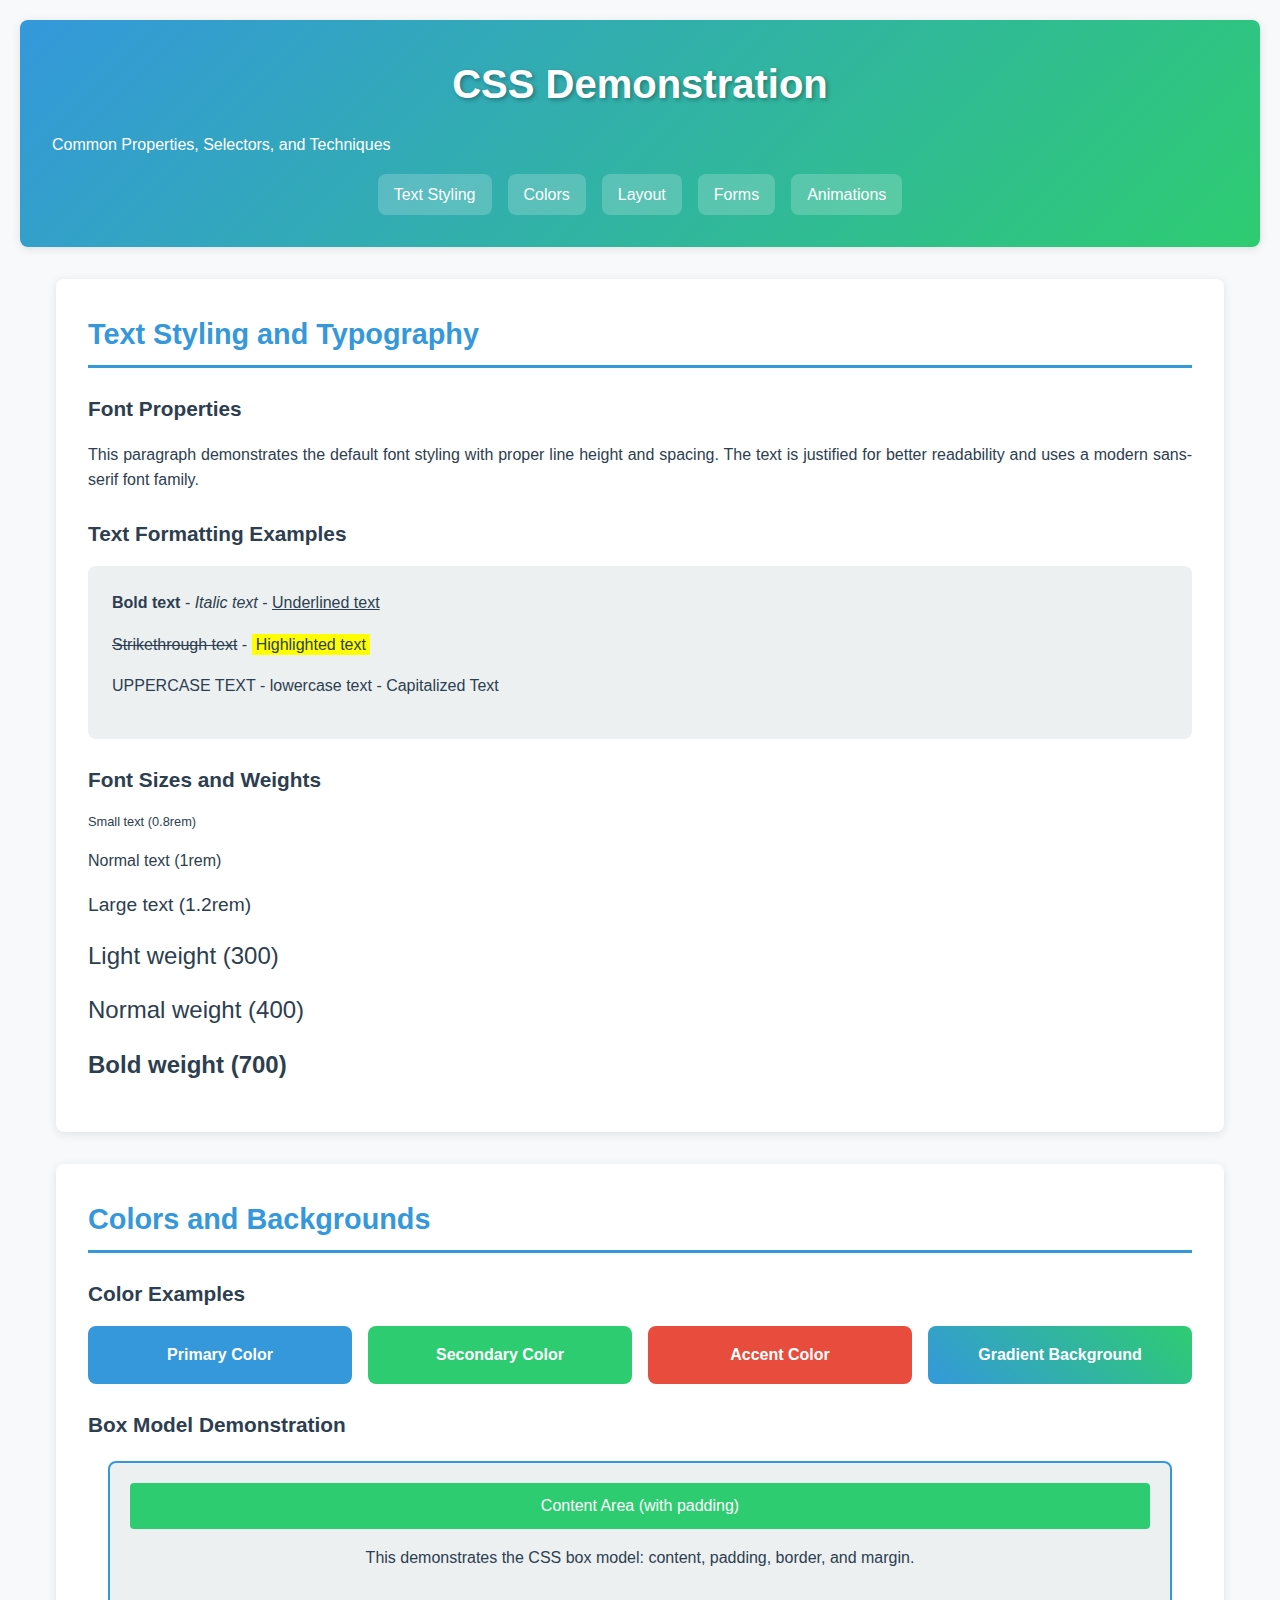
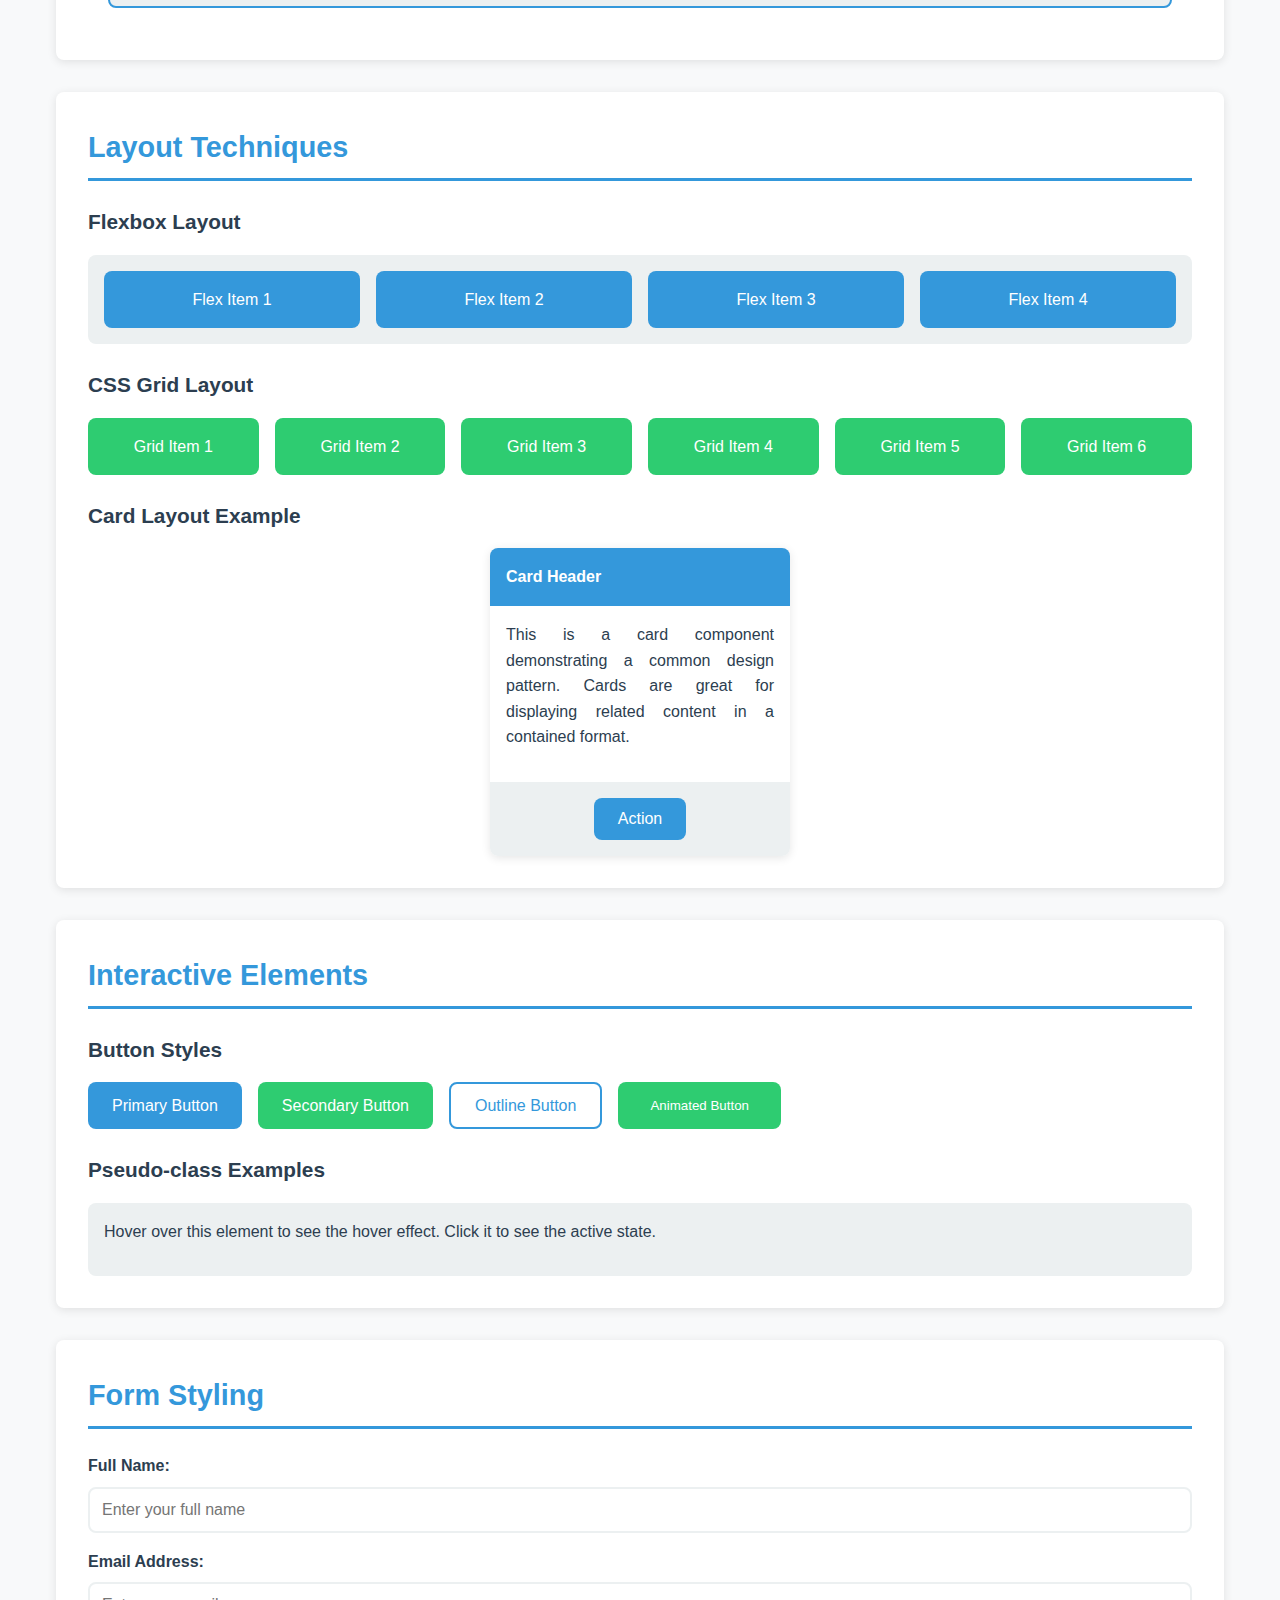
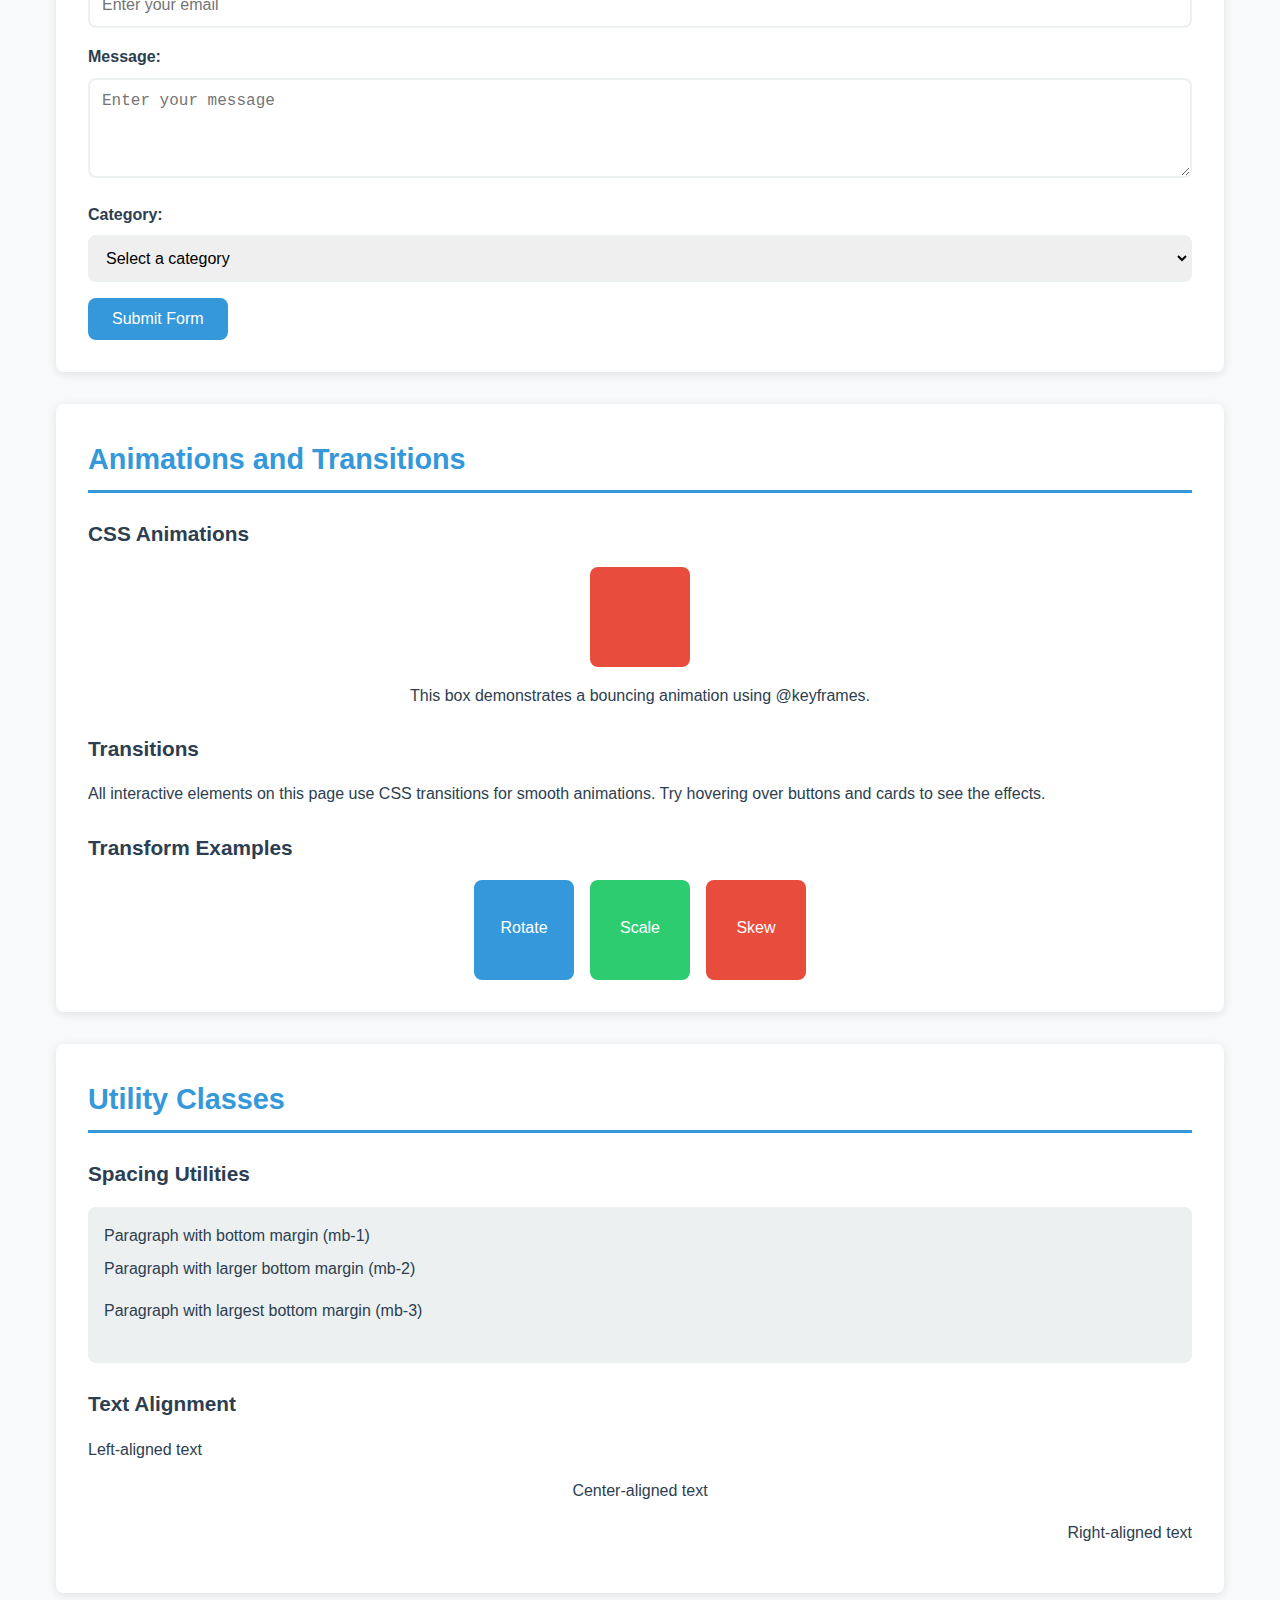
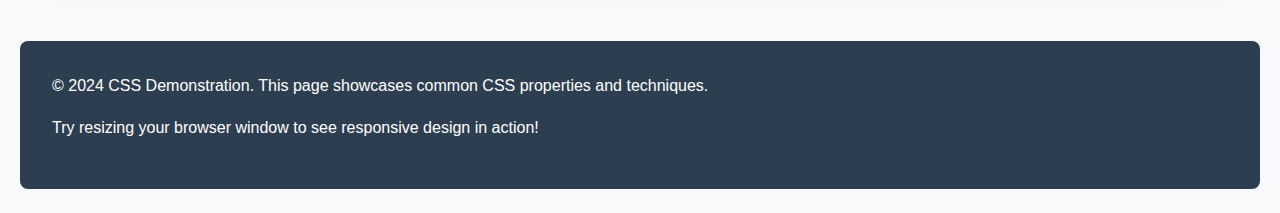
<file: Act3/index.html>
<!DOCTYPE html>
<html lang="en">
<head>
    <meta charset="UTF-8">
    <meta name="viewport" content="width=device-width, initial-scale=1.0">
    <title>CSS Demonstration - Common Properties and Techniques</title>
    
    <!-- 
        CSS Styles: This section contains all the CSS rules that control the appearance and layout.
        CSS (Cascading Style Sheets) is used to style and format HTML elements.
    -->
    <style>
        /* 
            CSS Reset: Removes default browser styling to ensure consistent appearance across browsers.
            This is a basic reset that removes margins, padding, and sets box-sizing.
        */
        * {
            margin: 0;
            padding: 0;
            box-sizing: border-box;
        }

        /* 
            Root Variables (CSS Custom Properties): Define reusable values that can be used throughout the stylesheet.
            These make it easy to maintain consistent colors, fonts, and spacing.
        */
        :root {
            --primary-color: #3498db;
            --secondary-color: #2ecc71;
            --accent-color: #e74c3c;
            --text-color: #2c3e50;
            --light-gray: #ecf0f1;
            --dark-gray: #7f8c8d;
            --font-family: 'Segoe UI', Tahoma, Geneva, Verdana, sans-serif;
            --border-radius: 8px;
            --box-shadow: 0 2px 10px rgba(0, 0, 0, 0.1);
            --transition: all 0.3s ease;
        }

        /* 
            Body Styling: Sets the base styles for the entire document.
            font-family: Specifies the font to use throughout the page.
            line-height: Controls the spacing between lines of text.
            color: Sets the default text color.
            background-color: Sets the page background color.
        */
        body {
            font-family: var(--font-family);
            line-height: 1.6;
            color: var(--text-color);
            background-color: #f8f9fa;
            padding: 20px;
        }

        /* 
            Header Styling: Styles the main header section.
            background: Sets a gradient background from primary to secondary color.
            color: Sets text color to white for contrast.
            padding: Adds space inside the header.
            text-align: Centers the text content.
            border-radius: Rounds the corners of the header.
            margin-bottom: Adds space below the header.
        */
        header {
            background: linear-gradient(135deg, var(--primary-color), var(--secondary-color));
            color: white;
            padding: 2rem;
            text-align: center;
            border-radius: var(--border-radius);
            margin-bottom: 2rem;
            box-shadow: var(--box-shadow);
        }

        /* 
            H1 Styling: Styles the main heading.
            font-size: Sets the text size using rem units (responsive).
            margin-bottom: Adds space below the heading.
            text-shadow: Adds a subtle shadow effect to the text.
        */
        h1 {
            font-size: 2.5rem;
            margin-bottom: 1rem;
            text-shadow: 2px 2px 4px rgba(0, 0, 0, 0.3);
        }

        /* 
            Navigation Styling: Styles the navigation menu.
            display: flex makes the navigation items display in a row.
            justify-content: Centers the navigation items.
            gap: Adds space between navigation items.
            flex-wrap: Allows items to wrap to the next line on smaller screens.
        */
        nav {
            display: flex;
            justify-content: center;
            gap: 1rem;
            flex-wrap: wrap;
            margin-top: 1rem;
        }

        /* 
            Navigation Links: Styles the navigation links.
            text-decoration: Removes the default underline.
            color: Sets the link color to white.
            padding: Adds space around the links.
            border-radius: Rounds the corners.
            transition: Adds smooth animation when hovering.
            display: inline-block allows padding and margin to work properly.
        */
        nav a {
            text-decoration: none;
            color: white;
            padding: 0.5rem 1rem;
            border-radius: var(--border-radius);
            transition: var(--transition);
            display: inline-block;
            background-color: rgba(255, 255, 255, 0.2);
        }

        /* 
            Navigation Link Hover Effect: Styles links when the mouse hovers over them.
            background-color: Changes the background color on hover.
            transform: Scales the link slightly larger on hover.
        */
        nav a:hover {
            background-color: rgba(255, 255, 255, 0.3);
            transform: translateY(-2px);
        }

        /* 
            Main Container: Styles the main content area.
            max-width: Limits the width for better readability on large screens.
            margin: Centers the content horizontally.
            padding: Adds space around the content.
        */
        .container {
            max-width: 1200px;
            margin: 0 auto;
            padding: 0 1rem;
        }

        /* 
            Section Styling: Styles each content section.
            background: Sets a white background.
            padding: Adds space inside each section.
            margin-bottom: Adds space between sections.
            border-radius: Rounds the corners.
            box-shadow: Adds a subtle shadow effect.
        */
        section {
            background: white;
            padding: 2rem;
            margin-bottom: 2rem;
            border-radius: var(--border-radius);
            box-shadow: var(--box-shadow);
        }

        /* 
            Section Headings: Styles the section headings.
            color: Sets the heading color to the primary color.
            border-bottom: Adds a line under the heading.
            padding-bottom: Adds space between the heading and the line.
            margin-bottom: Adds space below the heading.
        */
        section h2 {
            color: var(--primary-color);
            border-bottom: 3px solid var(--primary-color);
            padding-bottom: 0.5rem;
            margin-bottom: 1.5rem;
            font-size: 1.8rem;
        }

        /* 
            Subsection Headings: Styles smaller headings within sections.
            color: Uses a darker color for hierarchy.
            margin: Adds space around the heading.
        */
        section h3 {
            color: var(--text-color);
            margin: 1.5rem 0 1rem 0;
            font-size: 1.3rem;
        }

        /* 
            Paragraph Styling: Styles regular paragraphs.
            margin-bottom: Adds space between paragraphs.
            text-align: Justifies the text for better readability.
        */
        p {
            margin-bottom: 1rem;
            text-align: justify;
        }

        /* 
            Text Formatting Examples: Demonstrates different text styling techniques.
        */
        .text-examples {
            background: var(--light-gray);
            padding: 1.5rem;
            border-radius: var(--border-radius);
            margin: 1rem 0;
        }

        .bold-text { font-weight: bold; }
        .italic-text { font-style: italic; }
        .underline-text { text-decoration: underline; }
        .strike-text { text-decoration: line-through; }
        .highlight-text { background-color: yellow; padding: 2px 4px; }
        .uppercase-text { text-transform: uppercase; }
        .lowercase-text { text-transform: lowercase; }
        .capitalize-text { text-transform: capitalize; }

        /* 
            Color Examples: Demonstrates different color properties.
        */
        .color-examples {
            display: grid;
            grid-template-columns: repeat(auto-fit, minmax(200px, 1fr));
            gap: 1rem;
            margin: 1rem 0;
        }

        .color-box {
            padding: 1rem;
            border-radius: var(--border-radius);
            text-align: center;
            color: white;
            font-weight: bold;
        }

        .primary-color { background-color: var(--primary-color); }
        .secondary-color { background-color: var(--secondary-color); }
        .accent-color { background-color: var(--accent-color); }
        .gradient-box { 
            background: linear-gradient(45deg, var(--primary-color), var(--secondary-color));
        }

        /* 
            Box Model Examples: Demonstrates padding, margin, and border properties.
        */
        .box-model-demo {
            border: 2px solid var(--primary-color);
            padding: 20px;
            margin: 20px;
            background-color: var(--light-gray);
            border-radius: var(--border-radius);
        }

        .box-model-inner {
            background-color: var(--secondary-color);
            color: white;
            padding: 10px;
            text-align: center;
            border-radius: 4px;
        }

        /* 
            Flexbox Examples: Demonstrates flexbox layout properties.
        */
        .flex-container {
            display: flex;
            justify-content: space-between;
            align-items: center;
            background: var(--light-gray);
            padding: 1rem;
            border-radius: var(--border-radius);
            margin: 1rem 0;
            flex-wrap: wrap;
            gap: 1rem;
        }

        .flex-item {
            background: var(--primary-color);
            color: white;
            padding: 1rem;
            border-radius: var(--border-radius);
            text-align: center;
            flex: 1;
            min-width: 100px;
        }

        /* 
            Grid Examples: Demonstrates CSS Grid layout properties.
        */
        .grid-container {
            display: grid;
            grid-template-columns: repeat(auto-fit, minmax(150px, 1fr));
            gap: 1rem;
            margin: 1rem 0;
        }

        .grid-item {
            background: var(--secondary-color);
            color: white;
            padding: 1rem;
            border-radius: var(--border-radius);
            text-align: center;
        }

        /* 
            Button Styling: Demonstrates interactive element styling.
        */
        .button-examples {
            display: flex;
            gap: 1rem;
            flex-wrap: wrap;
            margin: 1rem 0;
        }

        .btn {
            padding: 0.75rem 1.5rem;
            border: none;
            border-radius: var(--border-radius);
            cursor: pointer;
            font-size: 1rem;
            transition: var(--transition);
            text-decoration: none;
            display: inline-block;
        }

        .btn-primary {
            background-color: var(--primary-color);
            color: white;
        }

        .btn-secondary {
            background-color: var(--secondary-color);
            color: white;
        }

        .btn-outline {
            background-color: transparent;
            color: var(--primary-color);
            border: 2px solid var(--primary-color);
        }

        .btn:hover {
            transform: translateY(-2px);
            box-shadow: 0 4px 15px rgba(0, 0, 0, 0.2);
        }

        /* 
            Form Styling: Demonstrates form element styling.
        */
        .form-group {
            margin-bottom: 1rem;
        }

        .form-group label {
            display: block;
            margin-bottom: 0.5rem;
            font-weight: bold;
            color: var(--text-color);
        }

        .form-group input,
        .form-group textarea,
        .form-group select {
            width: 100%;
            padding: 0.75rem;
            border: 2px solid var(--light-gray);
            border-radius: var(--border-radius);
            font-size: 1rem;
            transition: var(--transition);
        }

        .form-group input:focus,
        .form-group textarea:focus,
        .form-group select:focus {
            outline: none;
            border-color: var(--primary-color);
            box-shadow: 0 0 0 3px rgba(52, 152, 219, 0.1);
        }

        /* 
            Card Layout: Demonstrates card-based design patterns.
        */
        .card {
            background: white;
            border-radius: var(--border-radius);
            box-shadow: var(--box-shadow);
            overflow: hidden;
            transition: var(--transition);
        }

        .card:hover {
            transform: translateY(-5px);
            box-shadow: 0 5px 20px rgba(0, 0, 0, 0.15);
        }

        .card-header {
            background: var(--primary-color);
            color: white;
            padding: 1rem;
            font-weight: bold;
        }

        .card-body {
            padding: 1rem;
        }

        .card-footer {
            background: var(--light-gray);
            padding: 1rem;
            text-align: center;
        }

        /* 
            Responsive Design: Demonstrates media queries for different screen sizes.
        */
        @media (max-width: 768px) {
            /* 
                Mobile Styles: Applied when screen width is 768px or less.
                Adjusts layout and sizing for mobile devices.
            */
            body {
                padding: 10px;
            }

            h1 {
                font-size: 2rem;
            }

            .flex-container {
                flex-direction: column;
            }

            .button-examples {
                flex-direction: column;
            }

            .btn {
                width: 100%;
                text-align: center;
            }
        }

        @media (max-width: 480px) {
            /* 
                Small Mobile Styles: Applied when screen width is 480px or less.
                Further adjustments for very small screens.
            */
            section {
                padding: 1rem;
            }

            .color-examples {
                grid-template-columns: 1fr;
            }
        }

        /* 
            Animation Examples: Demonstrates CSS animations and transitions.
        */
        .animated-box {
            width: 100px;
            height: 100px;
            background: var(--accent-color);
            border-radius: var(--border-radius);
            animation: bounce 2s infinite;
            margin: 1rem auto;
        }

        @keyframes bounce {
            0%, 20%, 50%, 80%, 100% {
                transform: translateY(0);
            }
            40% {
                transform: translateY(-20px);
            }
            60% {
                transform: translateY(-10px);
            }
        }

        .pulse-button {
            background: var(--secondary-color);
            color: white;
            padding: 1rem 2rem;
            border: none;
            border-radius: var(--border-radius);
            cursor: pointer;
            animation: pulse 2s infinite;
        }

        @keyframes pulse {
            0% {
                transform: scale(1);
            }
            50% {
                transform: scale(1.05);
            }
            100% {
                transform: scale(1);
            }
        }

        /* 
            Pseudo-class Examples: Demonstrates :hover, :focus, and other pseudo-classes.
        */
        .pseudo-example {
            background: var(--light-gray);
            padding: 1rem;
            border-radius: var(--border-radius);
            transition: var(--transition);
            cursor: pointer;
        }

        .pseudo-example:hover {
            background: var(--primary-color);
            color: white;
            transform: scale(1.02);
        }

        .pseudo-example:active {
            transform: scale(0.98);
        }

        /* 
            Utility Classes: Common utility classes for quick styling.
        */
        .text-center { text-align: center; }
        .text-left { text-align: left; }
        .text-right { text-align: right; }
        .mb-1 { margin-bottom: 0.5rem; }
        .mb-2 { margin-bottom: 1rem; }
        .mb-3 { margin-bottom: 1.5rem; }
        .mt-1 { margin-top: 0.5rem; }
        .mt-2 { margin-top: 1rem; }
        .mt-3 { margin-top: 1.5rem; }
        .p-1 { padding: 0.5rem; }
        .p-2 { padding: 1rem; }
        .p-3 { padding: 1.5rem; }
        .rounded { border-radius: var(--border-radius); }
        .shadow { box-shadow: var(--box-shadow); }
    </style>
</head>
<body>
    <!-- 
        Header Section: Contains the main title and navigation.
        Demonstrates gradient backgrounds, text styling, and navigation layout.
    -->
    <header>
        <h1>CSS Demonstration</h1>
        <p>Common Properties, Selectors, and Techniques</p>
        <nav>
            <a href="#text-styling">Text Styling</a>
            <a href="#colors">Colors</a>
            <a href="#layout">Layout</a>
            <a href="#forms">Forms</a>
            <a href="#animations">Animations</a>
        </nav>
    </header>

    <div class="container">
        <!-- 
            Text Styling Section: Demonstrates various text formatting properties.
        -->
        <section id="text-styling">
            <h2>Text Styling and Typography</h2>
            
            <h3>Font Properties</h3>
            <p>This paragraph demonstrates the default font styling with proper line height and spacing. The text is justified for better readability and uses a modern sans-serif font family.</p>
            
            <h3>Text Formatting Examples</h3>
            <div class="text-examples">
                <p><span class="bold-text">Bold text</span> - <span class="italic-text">Italic text</span> - <span class="underline-text">Underlined text</span></p>
                <p><span class="strike-text">Strikethrough text</span> - <span class="highlight-text">Highlighted text</span></p>
                <p><span class="uppercase-text">uppercase text</span> - <span class="lowercase-text">LOWERCASE TEXT</span> - <span class="capitalize-text">capitalized text</span></p>
            </div>

            <h3>Font Sizes and Weights</h3>
            <p style="font-size: 0.8rem;">Small text (0.8rem)</p>
            <p style="font-size: 1rem;">Normal text (1rem)</p>
            <p style="font-size: 1.2rem;">Large text (1.2rem)</p>
            <p style="font-size: 1.5rem; font-weight: 300;">Light weight (300)</p>
            <p style="font-size: 1.5rem; font-weight: 400;">Normal weight (400)</p>
            <p style="font-size: 1.5rem; font-weight: 700;">Bold weight (700)</p>
        </section>

        <!-- 
            Colors Section: Demonstrates color properties and gradients.
        -->
        <section id="colors">
            <h2>Colors and Backgrounds</h2>
            
            <h3>Color Examples</h3>
            <div class="color-examples">
                <div class="color-box primary-color">Primary Color</div>
                <div class="color-box secondary-color">Secondary Color</div>
                <div class="color-box accent-color">Accent Color</div>
                <div class="color-box gradient-box">Gradient Background</div>
            </div>

            <h3>Box Model Demonstration</h3>
            <div class="box-model-demo">
                <div class="box-model-inner">
                    Content Area (with padding)
                </div>
                <p class="text-center mt-2">This demonstrates the CSS box model: content, padding, border, and margin.</p>
            </div>
        </section>

        <!-- 
            Layout Section: Demonstrates flexbox and grid layouts.
        -->
        <section id="layout">
            <h2>Layout Techniques</h2>
            
            <h3>Flexbox Layout</h3>
            <div class="flex-container">
                <div class="flex-item">Flex Item 1</div>
                <div class="flex-item">Flex Item 2</div>
                <div class="flex-item">Flex Item 3</div>
                <div class="flex-item">Flex Item 4</div>
            </div>

            <h3>CSS Grid Layout</h3>
            <div class="grid-container">
                <div class="grid-item">Grid Item 1</div>
                <div class="grid-item">Grid Item 2</div>
                <div class="grid-item">Grid Item 3</div>
                <div class="grid-item">Grid Item 4</div>
                <div class="grid-item">Grid Item 5</div>
                <div class="grid-item">Grid Item 6</div>
            </div>

            <h3>Card Layout Example</h3>
            <div class="card" style="max-width: 300px; margin: 0 auto;">
                <div class="card-header">Card Header</div>
                <div class="card-body">
                    <p>This is a card component demonstrating a common design pattern. Cards are great for displaying related content in a contained format.</p>
                </div>
                <div class="card-footer">
                    <button class="btn btn-primary">Action</button>
                </div>
            </div>
        </section>

        <!-- 
            Buttons Section: Demonstrates button styling and interactions.
        -->
        <section>
            <h2>Interactive Elements</h2>
            
            <h3>Button Styles</h3>
            <div class="button-examples">
                <button class="btn btn-primary">Primary Button</button>
                <button class="btn btn-secondary">Secondary Button</button>
                <button class="btn btn-outline">Outline Button</button>
                <button class="pulse-button">Animated Button</button>
            </div>

            <h3>Pseudo-class Examples</h3>
            <div class="pseudo-example">
                <p>Hover over this element to see the hover effect. Click it to see the active state.</p>
            </div>
        </section>

        <!-- 
            Forms Section: Demonstrates form styling.
        -->
        <section id="forms">
            <h2>Form Styling</h2>
            
            <form>
                <div class="form-group">
                    <label for="name">Full Name:</label>
                    <input type="text" id="name" name="name" placeholder="Enter your full name">
                </div>
                
                <div class="form-group">
                    <label for="email">Email Address:</label>
                    <input type="email" id="email" name="email" placeholder="Enter your email">
                </div>
                
                <div class="form-group">
                    <label for="message">Message:</label>
                    <textarea id="message" name="message" rows="4" placeholder="Enter your message"></textarea>
                </div>
                
                <div class="form-group">
                    <label for="category">Category:</label>
                    <select id="category" name="category">
                        <option value="">Select a category</option>
                        <option value="general">General</option>
                        <option value="support">Support</option>
                        <option value="feedback">Feedback</option>
                    </select>
                </div>
                
                <button type="submit" class="btn btn-primary">Submit Form</button>
            </form>
        </section>

        <!-- 
            Animations Section: Demonstrates CSS animations and transitions.
        -->
        <section id="animations">
            <h2>Animations and Transitions</h2>
            
            <h3>CSS Animations</h3>
            <div class="animated-box"></div>
            <p class="text-center">This box demonstrates a bouncing animation using @keyframes.</p>

            <h3>Transitions</h3>
            <p>All interactive elements on this page use CSS transitions for smooth animations. Try hovering over buttons and cards to see the effects.</p>

            <h3>Transform Examples</h3>
            <div style="display: flex; gap: 1rem; justify-content: center; flex-wrap: wrap;">
                <div style="width: 100px; height: 100px; background: var(--primary-color); border-radius: var(--border-radius); transition: var(--transition); cursor: pointer;" onmouseover="this.style.transform='rotate(45deg)'" onmouseout="this.style.transform='rotate(0deg)'">
                    <p style="color: white; text-align: center; padding-top: 35px;">Rotate</p>
                </div>
                <div style="width: 100px; height: 100px; background: var(--secondary-color); border-radius: var(--border-radius); transition: var(--transition); cursor: pointer;" onmouseover="this.style.transform='scale(1.2)'" onmouseout="this.style.transform='scale(1)'">
                    <p style="color: white; text-align: center; padding-top: 35px;">Scale</p>
                </div>
                <div style="width: 100px; height: 100px; background: var(--accent-color); border-radius: var(--border-radius); transition: var(--transition); cursor: pointer;" onmouseover="this.style.transform='skew(20deg)'" onmouseout="this.style.transform='skew(0deg)'">
                    <p style="color: white; text-align: center; padding-top: 35px;">Skew</p>
                </div>
            </div>
        </section>

        <!-- 
            Utility Classes Section: Demonstrates common utility classes.
        -->
        <section>
            <h2>Utility Classes</h2>
            
            <h3>Spacing Utilities</h3>
            <div class="p-2" style="background: var(--light-gray); border-radius: var(--border-radius);">
                <p class="mb-1">Paragraph with bottom margin (mb-1)</p>
                <p class="mb-2">Paragraph with larger bottom margin (mb-2)</p>
                <p class="mb-3">Paragraph with largest bottom margin (mb-3)</p>
            </div>

            <h3>Text Alignment</h3>
            <p class="text-left">Left-aligned text</p>
            <p class="text-center">Center-aligned text</p>
            <p class="text-right">Right-aligned text</p>
        </section>
    </div>

    <!-- 
        Footer: Demonstrates footer styling and responsive design.
    -->
    <footer style="background: var(--text-color); color: white; text-align: center; padding: 2rem; margin-top: 3rem; border-radius: var(--border-radius);">
        <p>&copy; 2024 CSS Demonstration. This page showcases common CSS properties and techniques.</p>
        <p class="mt-1">Try resizing your browser window to see responsive design in action!</p>
    </footer>
</body>
</html>
</file>
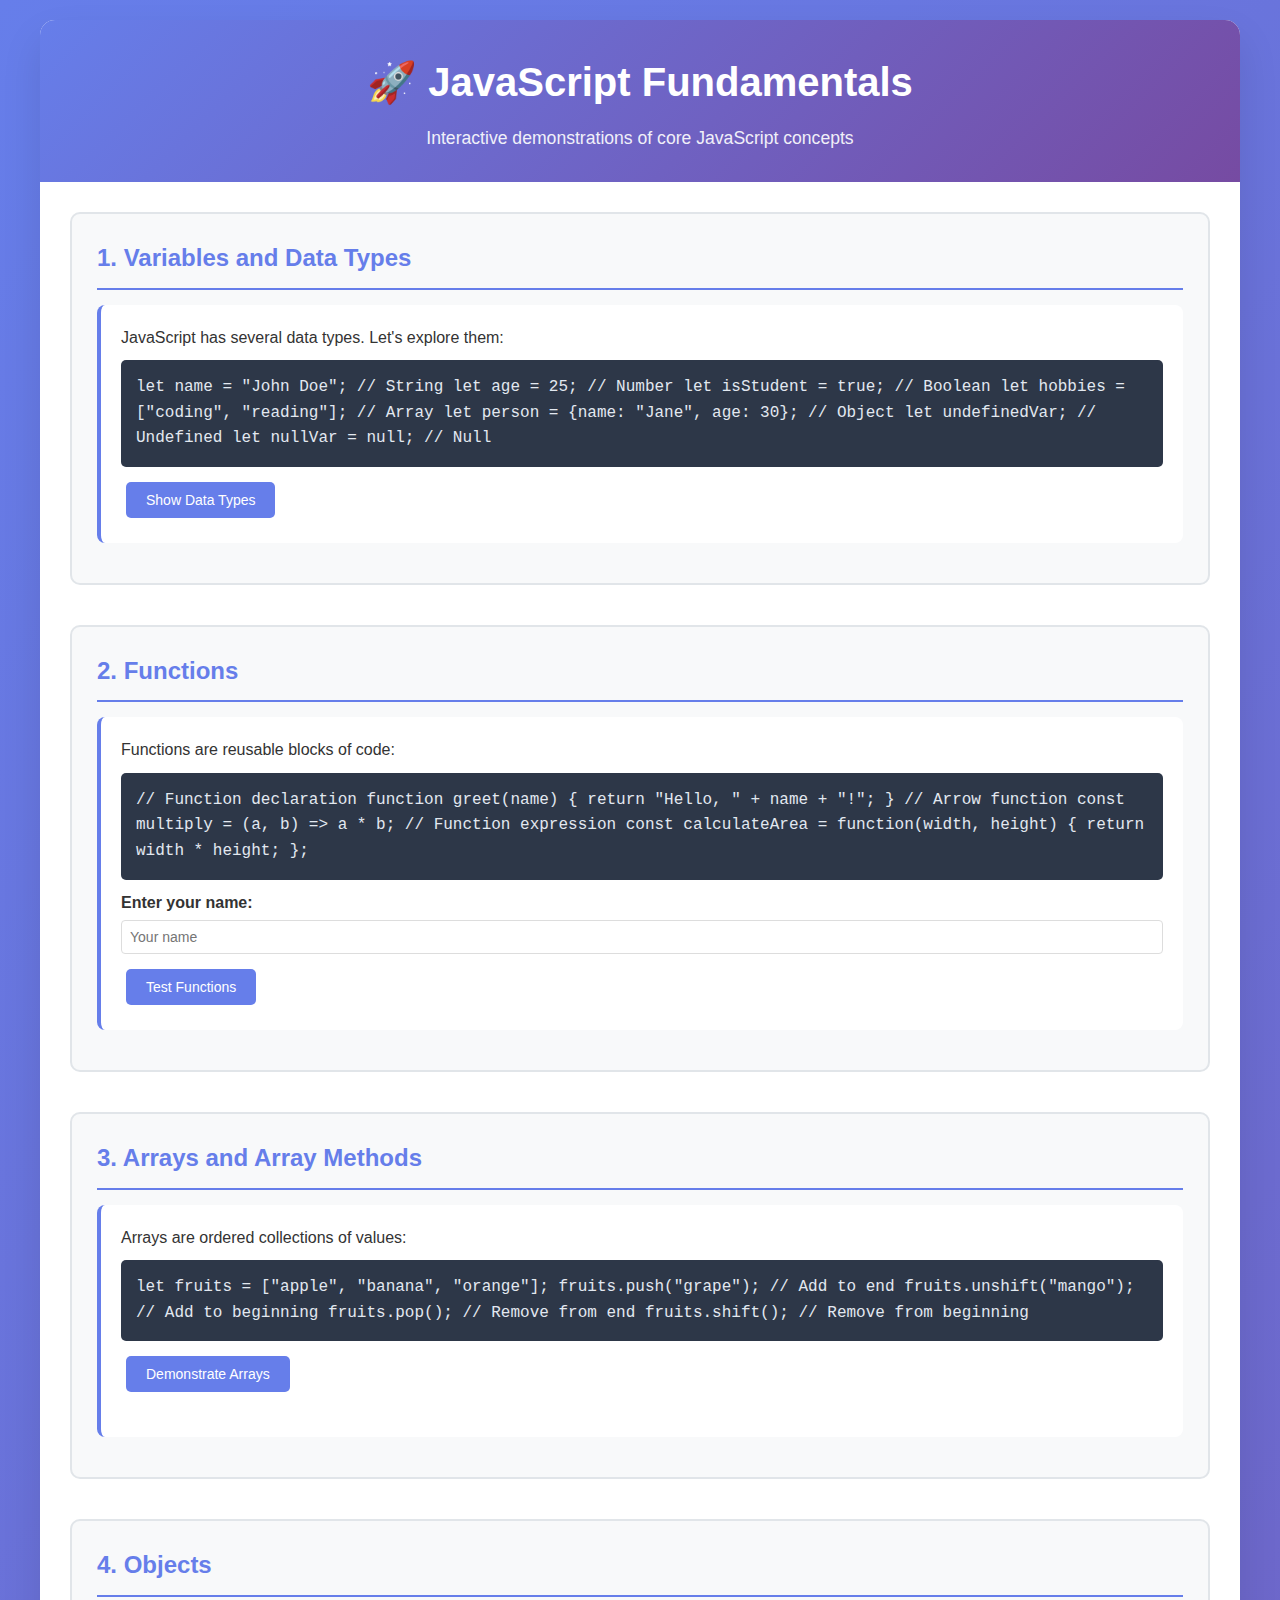
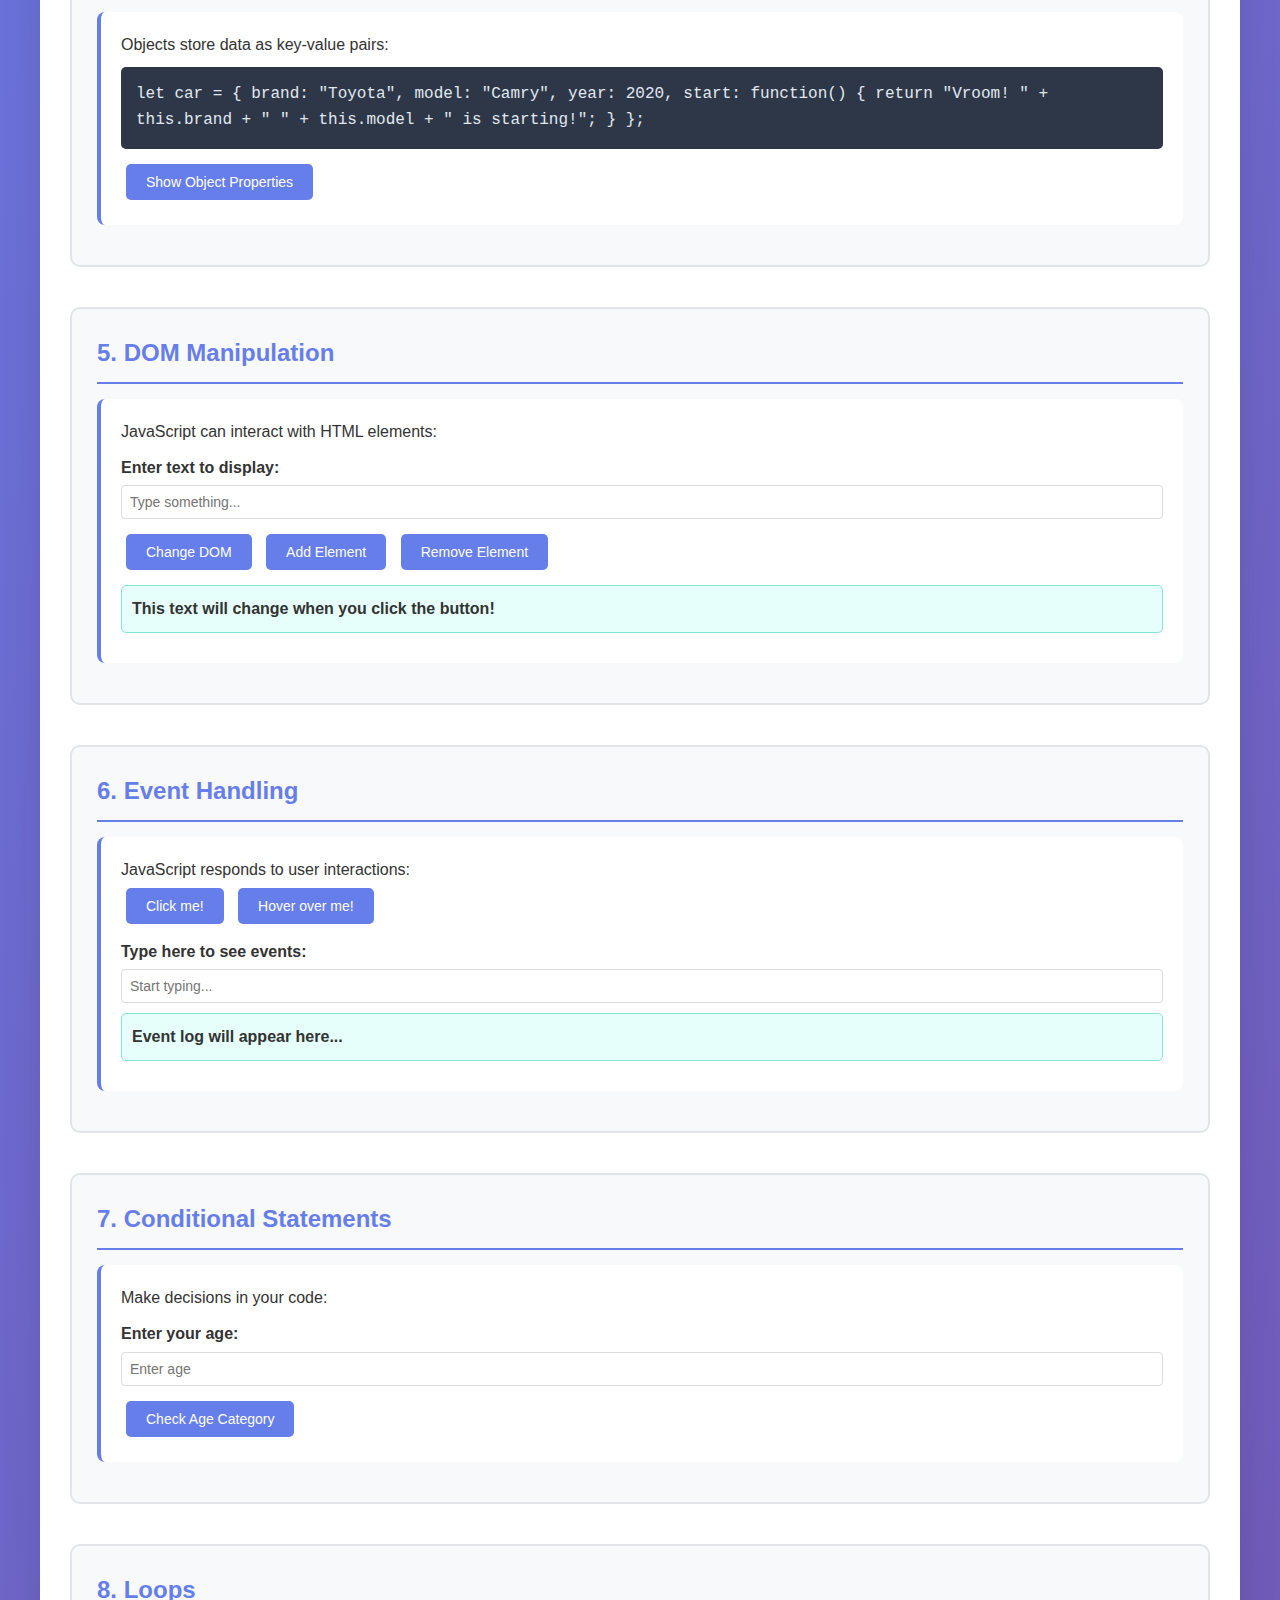
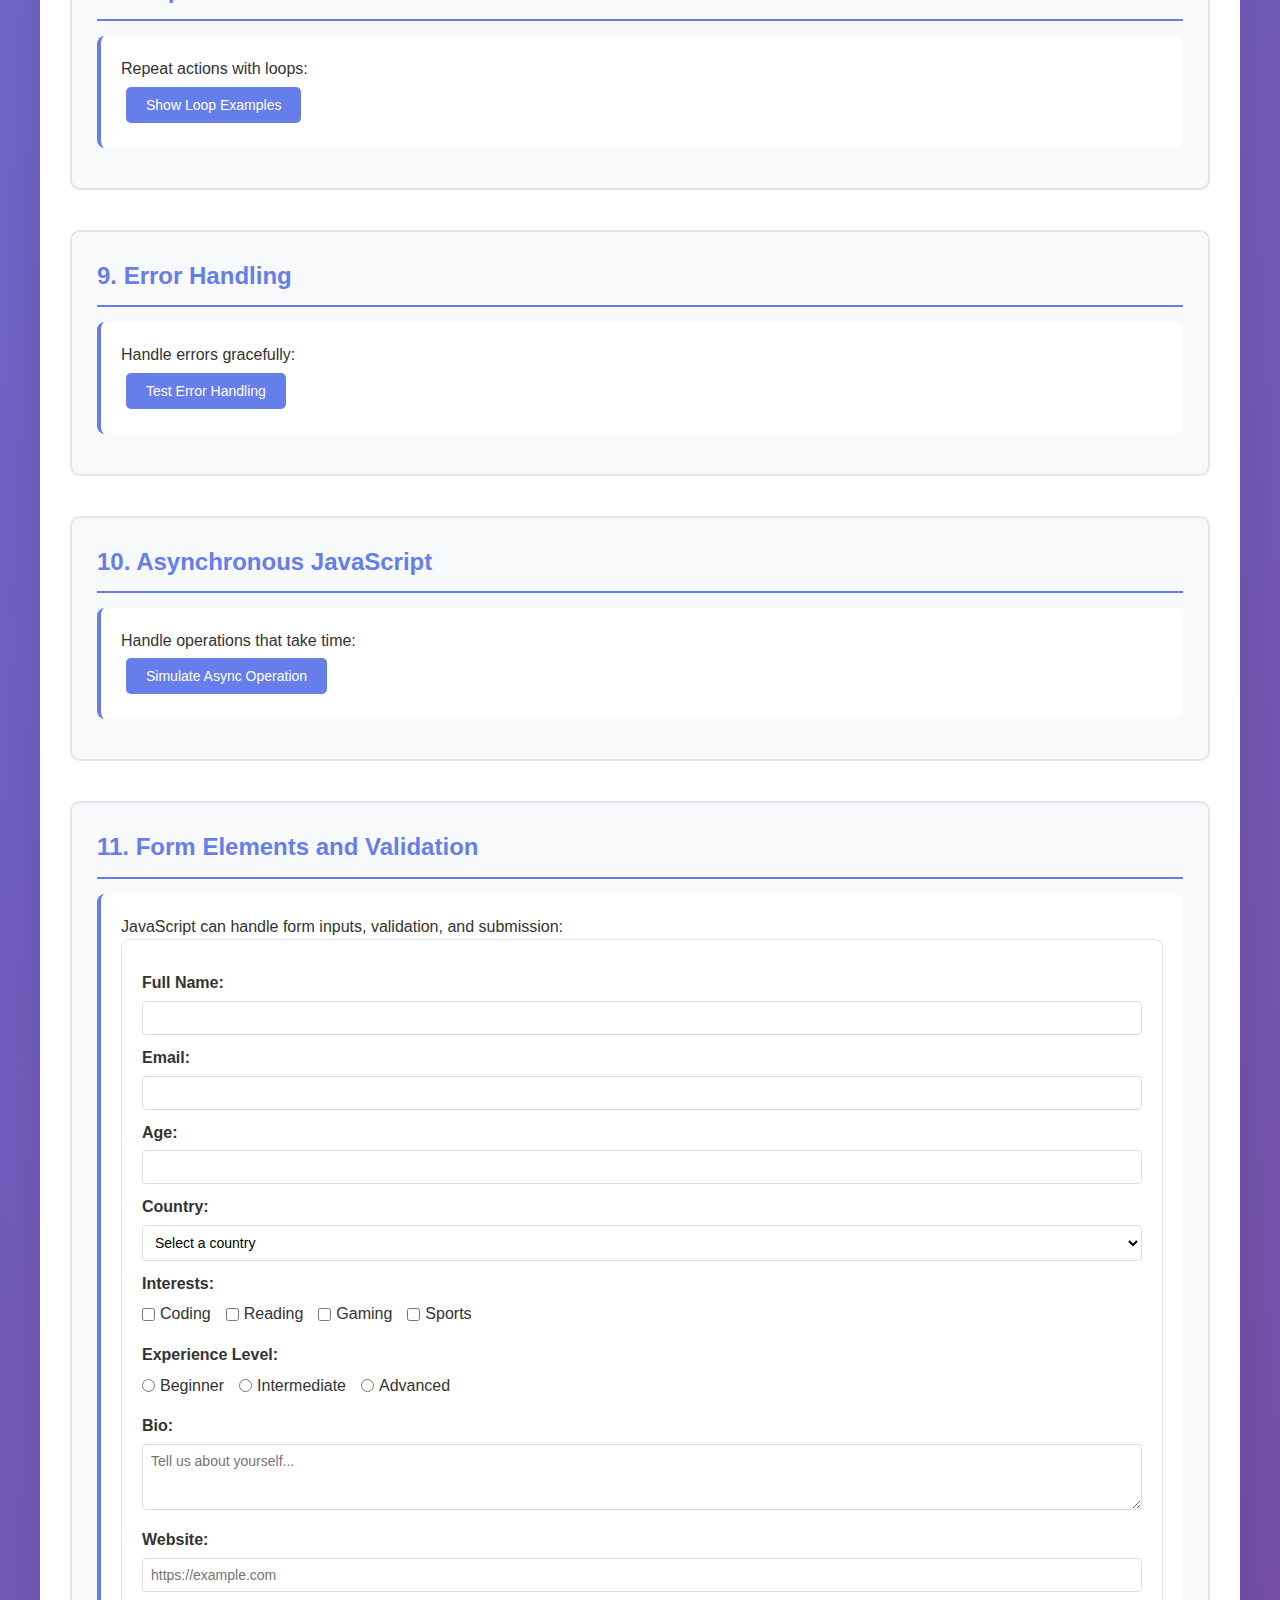
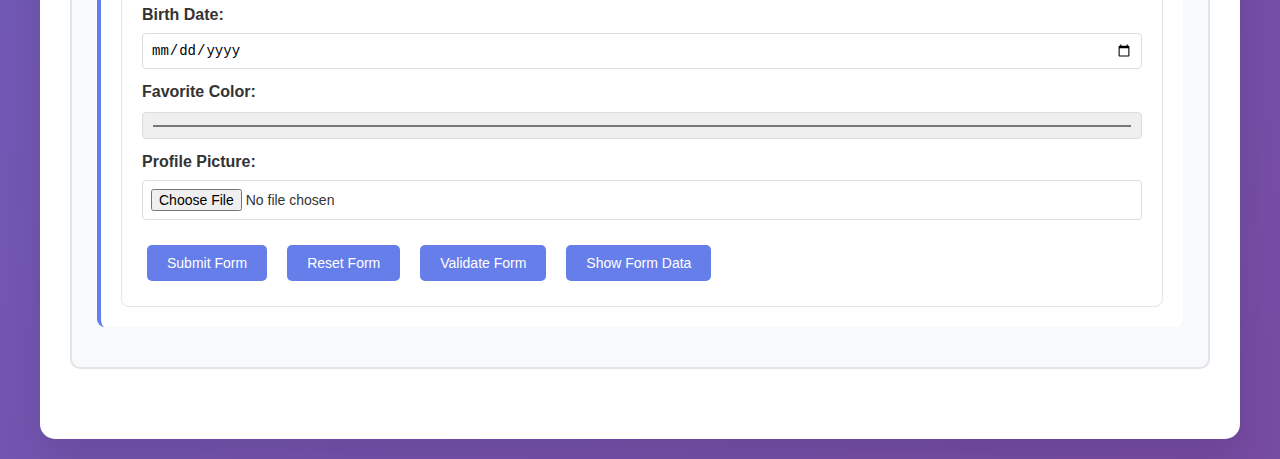
<file: Act5/index.html>
<!DOCTYPE html>
<html lang="en">
<head>
    <meta charset="UTF-8">
    <meta name="viewport" content="width=device-width, initial-scale=1.0">
    <title>JavaScript Fundamentals Demo</title>
    <style>
        * {
            margin: 0;
            padding: 0;
            box-sizing: border-box;
        }

        body {
            font-family: 'Segoe UI', Tahoma, Geneva, Verdana, sans-serif;
            line-height: 1.6;
            color: #333;
            background: linear-gradient(135deg, #667eea 0%, #764ba2 100%);
            min-height: 100vh;
            padding: 20px;
        }

        .container {
            max-width: 1200px;
            margin: 0 auto;
            background: white;
            border-radius: 15px;
            box-shadow: 0 20px 40px rgba(0,0,0,0.1);
            overflow: hidden;
        }

        .header {
            background: linear-gradient(135deg, #667eea 0%, #764ba2 100%);
            color: white;
            padding: 30px;
            text-align: center;
        }

        .header h1 {
            font-size: 2.5rem;
            margin-bottom: 10px;
        }

        .header p {
            font-size: 1.1rem;
            opacity: 0.9;
        }

        .content {
            padding: 30px;
        }

        .section {
            margin-bottom: 40px;
            padding: 25px;
            border: 2px solid #e1e5e9;
            border-radius: 10px;
            background: #f8f9fa;
        }

        .section h2 {
            color: #667eea;
            margin-bottom: 15px;
            font-size: 1.5rem;
            border-bottom: 2px solid #667eea;
            padding-bottom: 10px;
        }

        .demo-box {
            background: white;
            padding: 20px;
            border-radius: 8px;
            margin: 15px 0;
            border-left: 4px solid #667eea;
        }

        .code-block {
            background: #2d3748;
            color: #e2e8f0;
            padding: 15px;
            border-radius: 5px;
            font-family: 'Courier New', monospace;
            margin: 10px 0;
            overflow-x: auto;
        }

        .btn {
            background: #667eea;
            color: white;
            border: none;
            padding: 10px 20px;
            border-radius: 5px;
            cursor: pointer;
            font-size: 14px;
            margin: 5px;
            transition: all 0.3s ease;
        }

        .btn:hover {
            background: #5a67d8;
            transform: translateY(-2px);
        }

        .btn:active {
            transform: translateY(0);
        }

        .result {
            background: #e6fffa;
            border: 1px solid #81e6d9;
            padding: 10px;
            border-radius: 5px;
            margin: 10px 0;
            font-weight: bold;
        }

        .input-group {
            margin: 10px 0;
        }

        .input-group label {
            display: block;
            margin-bottom: 5px;
            font-weight: bold;
        }

        .input-group input {
            width: 100%;
            padding: 8px;
            border: 1px solid #ddd;
            border-radius: 4px;
            font-size: 14px;
        }

        .array-demo {
            display: flex;
            gap: 10px;
            flex-wrap: wrap;
            margin: 10px 0;
        }

        .array-item {
            background: #667eea;
            color: white;
            padding: 5px 10px;
            border-radius: 15px;
            font-size: 12px;
        }

        .object-demo {
            background: #f7fafc;
            padding: 15px;
            border-radius: 5px;
            margin: 10px 0;
        }

        .object-property {
            margin: 5px 0;
            padding: 5px;
            background: white;
            border-radius: 3px;
        }

        .highlight {
            background: #fef5e7;
            border: 1px solid #f6ad55;
            padding: 10px;
            border-radius: 5px;
            margin: 10px 0;
        }

        .error {
            background: #fed7d7;
            border: 1px solid #fc8181;
            color: #c53030;
            padding: 10px;
            border-radius: 5px;
            margin: 10px 0;
        }

        .success {
            background: #c6f6d5;
            border: 1px solid #68d391;
            color: #22543d;
            padding: 10px;
            border-radius: 5px;
            margin: 10px 0;
        }

        /* Form Styles */
        form {
            background: white;
            padding: 20px;
            border-radius: 8px;
            border: 1px solid #e1e5e9;
        }

        .checkbox-group, .radio-group {
            display: flex;
            flex-wrap: wrap;
            gap: 15px;
            margin-top: 5px;
        }

        .checkbox-group label, .radio-group label {
            display: flex;
            align-items: center;
            gap: 5px;
            font-weight: normal;
            cursor: pointer;
        }

        .checkbox-group input, .radio-group input {
            width: auto;
            margin: 0;
        }

        textarea {
            width: 100%;
            padding: 8px;
            border: 1px solid #ddd;
            border-radius: 4px;
            font-size: 14px;
            font-family: inherit;
            resize: vertical;
        }

        select {
            width: 100%;
            padding: 8px;
            border: 1px solid #ddd;
            border-radius: 4px;
            font-size: 14px;
            background: white;
        }

        .form-buttons {
            display: flex;
            gap: 10px;
            flex-wrap: wrap;
            margin-top: 20px;
        }

        .form-data-display {
            background: #f7fafc;
            border: 1px solid #e2e8f0;
            padding: 15px;
            border-radius: 5px;
            margin: 15px 0;
            font-family: 'Courier New', monospace;
            font-size: 12px;
            white-space: pre-wrap;
        }

        .validation-error {
            background: #fed7d7;
            border: 1px solid #fc8181;
            color: #c53030;
            padding: 8px;
            border-radius: 4px;
            margin: 5px 0;
            font-size: 12px;
        }

        .validation-success {
            background: #c6f6d5;
            border: 1px solid #68d391;
            color: #22543d;
            padding: 8px;
            border-radius: 4px;
            margin: 5px 0;
            font-size: 12px;
        }

        .file-preview {
            margin-top: 10px;
            padding: 10px;
            background: #f7fafc;
            border-radius: 4px;
            border: 1px solid #e2e8f0;
        }

        .file-preview img {
            max-width: 200px;
            max-height: 150px;
            border-radius: 4px;
        }
    </style>
</head>
<body>
    <div class="container">
        <div class="header">
            <h1>🚀 JavaScript Fundamentals</h1>
            <p>Interactive demonstrations of core JavaScript concepts</p>
        </div>

        <div class="content">
            <!-- Variables and Data Types -->
            <div class="section">
                <h2>1. Variables and Data Types</h2>
                <div class="demo-box">
                    <p>JavaScript has several data types. Let's explore them:</p>
                    <div class="code-block">
let name = "John Doe";           // String
let age = 25;                   // Number
let isStudent = true;           // Boolean
let hobbies = ["coding", "reading"]; // Array
let person = {name: "Jane", age: 30}; // Object
let undefinedVar;               // Undefined
let nullVar = null;             // Null
                    </div>
                    <button class="btn" onclick="showDataTypes()">Show Data Types</button>
                    <div id="dataTypesResult"></div>
                </div>
            </div>

            <!-- Functions -->
            <div class="section">
                <h2>2. Functions</h2>
                <div class="demo-box">
                    <p>Functions are reusable blocks of code:</p>
                    <div class="code-block">
// Function declaration
function greet(name) {
    return "Hello, " + name + "!";
}

// Arrow function
const multiply = (a, b) => a * b;

// Function expression
const calculateArea = function(width, height) {
    return width * height;
};
                    </div>
                    <div class="input-group">
                        <label for="functionInput">Enter your name:</label>
                        <input type="text" id="functionInput" placeholder="Your name">
                    </div>
                    <button class="btn" onclick="demonstrateFunctions()">Test Functions</button>
                    <div id="functionResult"></div>
                </div>
            </div>

            <!-- Arrays -->
            <div class="section">
                <h2>3. Arrays and Array Methods</h2>
                <div class="demo-box">
                    <p>Arrays are ordered collections of values:</p>
                    <div class="code-block">
let fruits = ["apple", "banana", "orange"];
fruits.push("grape");           // Add to end
fruits.unshift("mango");        // Add to beginning
fruits.pop();                   // Remove from end
fruits.shift();                 // Remove from beginning
                    </div>
                    <button class="btn" onclick="demonstrateArrays()">Demonstrate Arrays</button>
                    <div id="arrayResult"></div>
                    <div id="arrayDisplay" class="array-demo"></div>
                </div>
            </div>

            <!-- Objects -->
            <div class="section">
                <h2>4. Objects</h2>
                <div class="demo-box">
                    <p>Objects store data as key-value pairs:</p>
                    <div class="code-block">
let car = {
    brand: "Toyota",
    model: "Camry",
    year: 2020,
    start: function() {
        return "Vroom! " + this.brand + " " + this.model + " is starting!";
    }
};
                    </div>
                    <button class="btn" onclick="demonstrateObjects()">Show Object Properties</button>
                    <div id="objectResult"></div>
                </div>
            </div>

            <!-- DOM Manipulation -->
            <div class="section">
                <h2>5. DOM Manipulation</h2>
                <div class="demo-box">
                    <p>JavaScript can interact with HTML elements:</p>
                    <div class="input-group">
                        <label for="domInput">Enter text to display:</label>
                        <input type="text" id="domInput" placeholder="Type something...">
                    </div>
                    <button class="btn" onclick="changeDOM()">Change DOM</button>
                    <button class="btn" onclick="addElement()">Add Element</button>
                    <button class="btn" onclick="removeElement()">Remove Element</button>
                    <div id="domTarget" class="result">This text will change when you click the button!</div>
                    <div id="elementContainer"></div>
                </div>
            </div>

            <!-- Events -->
            <div class="section">
                <h2>6. Event Handling</h2>
                <div class="demo-box">
                    <p>JavaScript responds to user interactions:</p>
                    <button class="btn" id="eventBtn">Click me!</button>
                    <button class="btn" id="hoverBtn">Hover over me!</button>
                    <div class="input-group">
                        <label for="eventInput">Type here to see events:</label>
                        <input type="text" id="eventInput" placeholder="Start typing...">
                    </div>
                    <div id="eventLog" class="result">Event log will appear here...</div>
                </div>
            </div>

            <!-- Conditional Statements -->
            <div class="section">
                <h2>7. Conditional Statements</h2>
                <div class="demo-box">
                    <p>Make decisions in your code:</p>
                    <div class="input-group">
                        <label for="ageInput">Enter your age:</label>
                        <input type="number" id="ageInput" placeholder="Enter age">
                    </div>
                    <button class="btn" onclick="checkAge()">Check Age Category</button>
                    <div id="conditionalResult"></div>
                </div>
            </div>

            <!-- Loops -->
            <div class="section">
                <h2>8. Loops</h2>
                <div class="demo-box">
                    <p>Repeat actions with loops:</p>
                    <button class="btn" onclick="demonstrateLoops()">Show Loop Examples</button>
                    <div id="loopResult"></div>
                </div>
            </div>

            <!-- Error Handling -->
            <div class="section">
                <h2>9. Error Handling</h2>
                <div class="demo-box">
                    <p>Handle errors gracefully:</p>
                    <button class="btn" onclick="demonstrateErrorHandling()">Test Error Handling</button>
                    <div id="errorResult"></div>
                </div>
            </div>

            <!-- Async JavaScript -->
            <div class="section">
                <h2>10. Asynchronous JavaScript</h2>
                <div class="demo-box">
                    <p>Handle operations that take time:</p>
                    <button class="btn" onclick="demonstrateAsync()">Simulate Async Operation</button>
                    <div id="asyncResult"></div>
                </div>
            </div>

            <!-- Form Elements -->
            <div class="section">
                <h2>11. Form Elements and Validation</h2>
                <div class="demo-box">
                    <p>JavaScript can handle form inputs, validation, and submission:</p>
                    
                    <form id="demoForm" onsubmit="handleFormSubmit(event)">
                        <div class="input-group">
                            <label for="fullName">Full Name:</label>
                            <input type="text" id="fullName" name="fullName" required>
                        </div>
                        
                        <div class="input-group">
                            <label for="email">Email:</label>
                            <input type="email" id="email" name="email" required>
                        </div>
                        
                        <div class="input-group">
                            <label for="age">Age:</label>
                            <input type="number" id="age" name="age" min="1" max="120">
                        </div>
                        
                        <div class="input-group">
                            <label for="country">Country:</label>
                            <select id="country" name="country">
                                <option value="">Select a country</option>
                                <option value="us">United States</option>
                                <option value="uk">United Kingdom</option>
                                <option value="ca">Canada</option>
                                <option value="au">Australia</option>
                                <option value="other">Other</option>
                            </select>
                        </div>
                        
                        <div class="input-group">
                            <label>Interests:</label>
                            <div class="checkbox-group">
                                <label><input type="checkbox" name="interests" value="coding"> Coding</label>
                                <label><input type="checkbox" name="interests" value="reading"> Reading</label>
                                <label><input type="checkbox" name="interests" value="gaming"> Gaming</label>
                                <label><input type="checkbox" name="interests" value="sports"> Sports</label>
                            </div>
                        </div>
                        
                        <div class="input-group">
                            <label>Experience Level:</label>
                            <div class="radio-group">
                                <label><input type="radio" name="experience" value="beginner"> Beginner</label>
                                <label><input type="radio" name="experience" value="intermediate"> Intermediate</label>
                                <label><input type="radio" name="experience" value="advanced"> Advanced</label>
                            </div>
                        </div>
                        
                        <div class="input-group">
                            <label for="bio">Bio:</label>
                            <textarea id="bio" name="bio" rows="3" placeholder="Tell us about yourself..."></textarea>
                        </div>
                        
                        <div class="input-group">
                            <label for="website">Website:</label>
                            <input type="url" id="website" name="website" placeholder="https://example.com">
                        </div>
                        
                        <div class="input-group">
                            <label for="birthdate">Birth Date:</label>
                            <input type="date" id="birthdate" name="birthdate">
                        </div>
                        
                        <div class="input-group">
                            <label for="favoriteColor">Favorite Color:</label>
                            <input type="color" id="favoriteColor" name="favoriteColor">
                        </div>
                        
                        <div class="input-group">
                            <label for="fileUpload">Profile Picture:</label>
                            <input type="file" id="fileUpload" name="fileUpload" accept="image/*">
                        </div>
                        
                        <div class="form-buttons">
                            <button type="submit" class="btn">Submit Form</button>
                            <button type="button" class="btn" onclick="resetForm()">Reset Form</button>
                            <button type="button" class="btn" onclick="validateForm()">Validate Form</button>
                            <button type="button" class="btn" onclick="showFormData()">Show Form Data</button>
                        </div>
                    </form>
                    
                    <div id="formResult"></div>
                    <div id="formDataDisplay"></div>
                </div>
            </div>
        </div>
    </div>

    <script>
        // ========================================
        // 1. VARIABLES AND DATA TYPES DEMONSTRATION
        // ========================================
        // This function demonstrates the different data types in JavaScript
        // and shows how to use the typeof operator to check data types
        function showDataTypes() {
            // Declaring variables of different data types
            let name = "John Doe";                    // String: text data
            let age = 25;                             // Number: numeric data
            let isStudent = true;                     // Boolean: true/false value
            let hobbies = ["coding", "reading", "gaming"]; // Array: ordered collection
            let person = {name: "Jane", age: 30, city: "New York"}; // Object: key-value pairs
            let undefinedVar;                         // Undefined: declared but not assigned
            let nullVar = null;                       // Null: intentional absence of value

            // Create HTML result showing each data type and its typeof result
            let result = `
                <div class="highlight">
                    <strong>Data Types Demo:</strong><br>
                    String: "${name}" (type: ${typeof name})<br>
                    Number: ${age} (type: ${typeof age})<br>
                    Boolean: ${isStudent} (type: ${typeof isStudent})<br>
                    Array: [${hobbies.join(", ")}] (type: ${typeof hobbies})<br>
                    Object: ${JSON.stringify(person)} (type: ${typeof person})<br>
                    Undefined: ${undefinedVar} (type: ${typeof undefinedVar})<br>
                    Null: ${nullVar} (type: ${typeof nullVar})
                </div>
            `;
            // Display the result in the HTML
            document.getElementById('dataTypesResult').innerHTML = result;
        }

        // 2. Functions
        function demonstrateFunctions() {
            const name = document.getElementById('functionInput').value || "Anonymous";
            
            // Function declaration
            function greet(name) {
                return "Hello, " + name + "!";
            }

            // Arrow function
            const multiply = (a, b) => a * b;

            // Function expression
            const calculateArea = function(width, height) {
                return width * height;
            };

            let result = `
                <div class="success">
                    <strong>Function Results:</strong><br>
                    Greeting: ${greet(name)}<br>
                    Multiplication (5 × 3): ${multiply(5, 3)}<br>
                    Area (4 × 6): ${calculateArea(4, 6)} square units
                </div>
            `;
            document.getElementById('functionResult').innerHTML = result;
        }

        // 3. Arrays
        function demonstrateArrays() {
            let fruits = ["apple", "banana", "orange"];
            let result = `<div class="highlight"><strong>Original Array:</strong> [${fruits.join(", ")}]</div>`;
            
            // Push
            fruits.push("grape");
            result += `<div class="success">After push("grape"): [${fruits.join(", ")}]</div>`;
            
            // Unshift
            fruits.unshift("mango");
            result += `<div class="success">After unshift("mango"): [${fruits.join(", ")}]</div>`;
            
            // Pop
            let popped = fruits.pop();
            result += `<div class="success">After pop(): [${fruits.join(", ")}] (removed: ${popped})</div>`;
            
            // Shift
            let shifted = fruits.shift();
            result += `<div class="success">After shift(): [${fruits.join(", ")}] (removed: ${shifted})</div>`;

            document.getElementById('arrayResult').innerHTML = result;
            
            // Display array items
            let display = "";
            fruits.forEach((fruit, index) => {
                display += `<span class="array-item">${index}: ${fruit}</span>`;
            });
            document.getElementById('arrayDisplay').innerHTML = display;
        }

        // 4. Objects
        function demonstrateObjects() {
            let car = {
                brand: "Toyota",
                model: "Camry",
                year: 2020,
                color: "Silver",
                start: function() {
                    return "Vroom! " + this.brand + " " + this.model + " is starting!";
                },
                getInfo: function() {
                    return `${this.year} ${this.brand} ${this.model} (${this.color})`;
                }
            };

            let result = `
                <div class="object-demo">
                    <strong>Car Object Properties:</strong><br>
                    <div class="object-property">Brand: ${car.brand}</div>
                    <div class="object-property">Model: ${car.model}</div>
                    <div class="object-property">Year: ${car.year}</div>
                    <div class="object-property">Color: ${car.color}</div>
                    <div class="object-property">Method call: ${car.start()}</div>
                    <div class="object-property">Info: ${car.getInfo()}</div>
                </div>
            `;
            document.getElementById('objectResult').innerHTML = result;
        }

        // 5. DOM Manipulation
        function changeDOM() {
            const input = document.getElementById('domInput').value;
            const target = document.getElementById('domTarget');
            if (input.trim()) {
                target.innerHTML = input;
                target.style.color = '#' + Math.floor(Math.random()*16777215).toString(16);
            }
        }

        function addElement() {
            const container = document.getElementById('elementContainer');
            const newElement = document.createElement('div');
            newElement.className = 'success';
            newElement.innerHTML = `New element added at ${new Date().toLocaleTimeString()}`;
            container.appendChild(newElement);
        }

        function removeElement() {
            const container = document.getElementById('elementContainer');
            if (container.lastChild) {
                container.removeChild(container.lastChild);
            }
        }

        // 6. Event Handling
        document.addEventListener('DOMContentLoaded', function() {
            const eventBtn = document.getElementById('eventBtn');
            const hoverBtn = document.getElementById('hoverBtn');
            const eventInput = document.getElementById('eventInput');
            const eventLog = document.getElementById('eventLog');

            eventBtn.addEventListener('click', function() {
                logEvent('Button clicked!');
                this.style.transform = 'scale(0.95)';
                setTimeout(() => this.style.transform = '', 100);
            });

            hoverBtn.addEventListener('mouseenter', function() {
                logEvent('Mouse entered hover button');
                this.style.background = '#5a67d8';
            });

            hoverBtn.addEventListener('mouseleave', function() {
                logEvent('Mouse left hover button');
                this.style.background = '#667eea';
            });

            eventInput.addEventListener('input', function() {
                logEvent(`Input changed: "${this.value}"`);
            });

            eventInput.addEventListener('focus', function() {
                logEvent('Input field focused');
            });

            eventInput.addEventListener('blur', function() {
                logEvent('Input field lost focus');
            });

            function logEvent(message) {
                const timestamp = new Date().toLocaleTimeString();
                eventLog.innerHTML = `<strong>${timestamp}:</strong> ${message}`;
            }
        });

        // 7. Conditional Statements
        function checkAge() {
            const age = parseInt(document.getElementById('ageInput').value);
            let category, color;

            if (age < 0) {
                category = "Invalid age";
                color = "error";
            } else if (age < 13) {
                category = "Child";
                color = "success";
            } else if (age < 20) {
                category = "Teenager";
                color = "highlight";
            } else if (age < 65) {
                category = "Adult";
                color = "success";
            } else {
                category = "Senior";
                color = "highlight";
            }

            document.getElementById('conditionalResult').innerHTML = 
                `<div class="${color}">Age ${age}: You are a ${category}</div>`;
        }

        // 8. Loops
        function demonstrateLoops() {
            let result = '<div class="highlight"><strong>Loop Examples:</strong><br>';
            
            // For loop
            result += '<strong>For loop (1-5):</strong> ';
            for (let i = 1; i <= 5; i++) {
                result += i + ' ';
            }
            result += '<br>';

            // While loop
            result += '<strong>While loop (countdown):</strong> ';
            let count = 3;
            while (count > 0) {
                result += count + ' ';
                count--;
            }
            result += '<br>';

            // ForEach loop
            const colors = ['red', 'green', 'blue'];
            result += '<strong>ForEach loop (colors):</strong> ';
            colors.forEach(color => {
                result += `<span style="color: ${color}">${color}</span> `;
            });
            result += '<br>';

            // Map
            const numbers = [1, 2, 3, 4, 5];
            const doubled = numbers.map(num => num * 2);
            result += `<strong>Map (doubled numbers):</strong> [${doubled.join(', ')}]<br>`;

            // Filter
            const evenNumbers = numbers.filter(num => num % 2 === 0);
            result += `<strong>Filter (even numbers):</strong> [${evenNumbers.join(', ')}]</div>`;

            document.getElementById('loopResult').innerHTML = result;
        }

        // 9. Error Handling
        function demonstrateErrorHandling() {
            let result = '<div class="highlight"><strong>Error Handling Examples:</strong><br>';

            // Try-catch with intentional error
            try {
                const result = 10 / 0;
                if (!isFinite(result)) {
                    throw new Error("Division by zero detected!");
                }
            } catch (error) {
                result += `<div class="error">Caught error: ${error.message}</div>`;
            }

            // Try-catch with JSON parsing
            try {
                const invalidJSON = '{name: "John"}'; // Missing quotes
                const parsed = JSON.parse(invalidJSON);
            } catch (error) {
                result += `<div class="error">JSON parsing error: ${error.message}</div>`;
            }

            // Successful operation
            try {
                const validJSON = '{"name": "John", "age": 30}';
                const parsed = JSON.parse(validJSON);
                result += `<div class="success">Successfully parsed: ${parsed.name} is ${parsed.age} years old</div>`;
            } catch (error) {
                result += `<div class="error">Unexpected error: ${error.message}</div>`;
            }

            result += '</div>';
            document.getElementById('errorResult').innerHTML = result;
        }

        // 10. Asynchronous JavaScript
        function demonstrateAsync() {
            const resultDiv = document.getElementById('asyncResult');
            resultDiv.innerHTML = '<div class="highlight">Starting async operation...</div>';

            // Simulate async operation with setTimeout
            setTimeout(() => {
                resultDiv.innerHTML = '<div class="success">Async operation completed after 2 seconds!</div>';
            }, 2000);

            // Promise example
            const promise = new Promise((resolve, reject) => {
                setTimeout(() => {
                    const random = Math.random();
                    if (random > 0.5) {
                        resolve(`Success! Random number: ${random.toFixed(3)}`);
                    } else {
                        reject(`Failed! Random number: ${random.toFixed(3)}`);
                    }
                }, 1000);
            });

            promise
                .then(result => {
                    resultDiv.innerHTML += `<div class="success">Promise resolved: ${result}</div>`;
                })
                .catch(error => {
                    resultDiv.innerHTML += `<div class="error">Promise rejected: ${error}</div>`;
                });
        }

        // Initialize the page
        document.addEventListener('DOMContentLoaded', function() {
            console.log('JavaScript Fundamentals page loaded successfully!');
            
            // Add file upload preview functionality
            const fileUpload = document.getElementById('fileUpload');
            if (fileUpload) {
                fileUpload.addEventListener('change', handleFileUpload);
            }
        });

        // 11. Form Elements and Validation
        function handleFormSubmit(event) {
            event.preventDefault();
            
            const formData = new FormData(event.target);
            const formObject = {};
            
            // Convert FormData to object
            for (let [key, value] of formData.entries()) {
                if (formObject[key]) {
                    if (Array.isArray(formObject[key])) {
                        formObject[key].push(value);
                    } else {
                        formObject[key] = [formObject[key], value];
                    }
                } else {
                    formObject[key] = value;
                }
            }
            
            // Validate form
            const validationResult = validateFormData(formObject);
            
            if (validationResult.isValid) {
                document.getElementById('formResult').innerHTML = 
                    '<div class="success">✅ Form submitted successfully!</div>';
                
                // Simulate sending data to server
                setTimeout(() => {
                    document.getElementById('formResult').innerHTML += 
                        '<div class="highlight">📤 Data would be sent to server in a real application</div>';
                }, 1000);
            } else {
                document.getElementById('formResult').innerHTML = 
                    '<div class="error">❌ Form validation failed. Please check the errors above.</div>';
            }
        }

        function validateForm() {
            const form = document.getElementById('demoForm');
            const formData = new FormData(form);
            const formObject = {};
            
            // Convert FormData to object
            for (let [key, value] of formData.entries()) {
                if (formObject[key]) {
                    if (Array.isArray(formObject[key])) {
                        formObject[key].push(value);
                    } else {
                        formObject[key] = [formObject[key], value];
                    }
                } else {
                    formObject[key] = value;
                }
            }
            
            const validationResult = validateFormData(formObject);
            displayValidationResults(validationResult);
        }

        function validateFormData(data) {
            const errors = [];
            const warnings = [];
            
            // Required field validation
            if (!data.fullName || data.fullName.trim().length < 2) {
                errors.push('Full name is required and must be at least 2 characters long');
            }
            
            if (!data.email) {
                errors.push('Email is required');
            } else if (!isValidEmail(data.email)) {
                errors.push('Please enter a valid email address');
            }
            
            // Age validation
            if (data.age) {
                const age = parseInt(data.age);
                if (age < 1 || age > 120) {
                    errors.push('Age must be between 1 and 120');
                }
            }
            
            // Website validation
            if (data.website && !isValidUrl(data.website)) {
                errors.push('Please enter a valid website URL');
            }
            
            // Experience level validation
            if (!data.experience) {
                warnings.push('Experience level is recommended');
            }
            
            // Interests validation
            if (!data.interests || (Array.isArray(data.interests) && data.interests.length === 0)) {
                warnings.push('Selecting interests is recommended');
            }
            
            return {
                isValid: errors.length === 0,
                errors: errors,
                warnings: warnings
            };
        }

        function displayValidationResults(validationResult) {
            let resultHTML = '<div class="highlight"><strong>Validation Results:</strong><br>';
            
            if (validationResult.errors.length > 0) {
                resultHTML += '<div class="validation-error"><strong>Errors:</strong><br>';
                validationResult.errors.forEach(error => {
                    resultHTML += `• ${error}<br>`;
                });
                resultHTML += '</div>';
            }
            
            if (validationResult.warnings.length > 0) {
                resultHTML += '<div class="validation-success"><strong>Warnings:</strong><br>';
                validationResult.warnings.forEach(warning => {
                    resultHTML += `• ${warning}<br>`;
                });
                resultHTML += '</div>';
            }
            
            if (validationResult.errors.length === 0 && validationResult.warnings.length === 0) {
                resultHTML += '<div class="validation-success">✅ All validations passed!</div>';
            }
            
            resultHTML += '</div>';
            document.getElementById('formResult').innerHTML = resultHTML;
        }

        function showFormData() {
            const form = document.getElementById('demoForm');
            const formData = new FormData(form);
            const formObject = {};
            
            // Convert FormData to object
            for (let [key, value] of formData.entries()) {
                if (formObject[key]) {
                    if (Array.isArray(formObject[key])) {
                        formObject[key].push(value);
                    } else {
                        formObject[key] = [formObject[key], value];
                    }
                } else {
                    formObject[key] = value;
                }
            }
            
            const displayData = JSON.stringify(formObject, null, 2);
            document.getElementById('formDataDisplay').innerHTML = 
                `<div class="form-data-display"><strong>Form Data (JSON):</strong><br>${displayData}</div>`;
        }

        function resetForm() {
            const form = document.getElementById('demoForm');
            form.reset();
            document.getElementById('formResult').innerHTML = '';
            document.getElementById('formDataDisplay').innerHTML = '';
            
            // Clear file preview
            const filePreview = document.querySelector('.file-preview');
            if (filePreview) {
                filePreview.remove();
            }
        }

        function handleFileUpload(event) {
            const file = event.target.files[0];
            if (file) {
                const reader = new FileReader();
                reader.onload = function(e) {
                    // Remove existing preview
                    const existingPreview = document.querySelector('.file-preview');
                    if (existingPreview) {
                        existingPreview.remove();
                    }
                    
                    // Create new preview
                    const preview = document.createElement('div');
                    preview.className = 'file-preview';
                    preview.innerHTML = `
                        <strong>File Preview:</strong><br>
                        <strong>Name:</strong> ${file.name}<br>
                        <strong>Size:</strong> ${(file.size / 1024).toFixed(2)} KB<br>
                        <strong>Type:</strong> ${file.type}<br>
                        <img src="${e.target.result}" alt="File preview">
                    `;
                    
                    event.target.parentNode.appendChild(preview);
                };
                reader.readAsDataURL(file);
            }
        }

        // Utility functions
        function isValidEmail(email) {
            const emailRegex = /^[^\s@]+@[^\s@]+\.[^\s@]+$/;
            return emailRegex.test(email);
        }

        function isValidUrl(url) {
            try {
                new URL(url);
                return true;
            } catch {
                return false;
            }
        }
    </script>
</body>
</html>
</file>
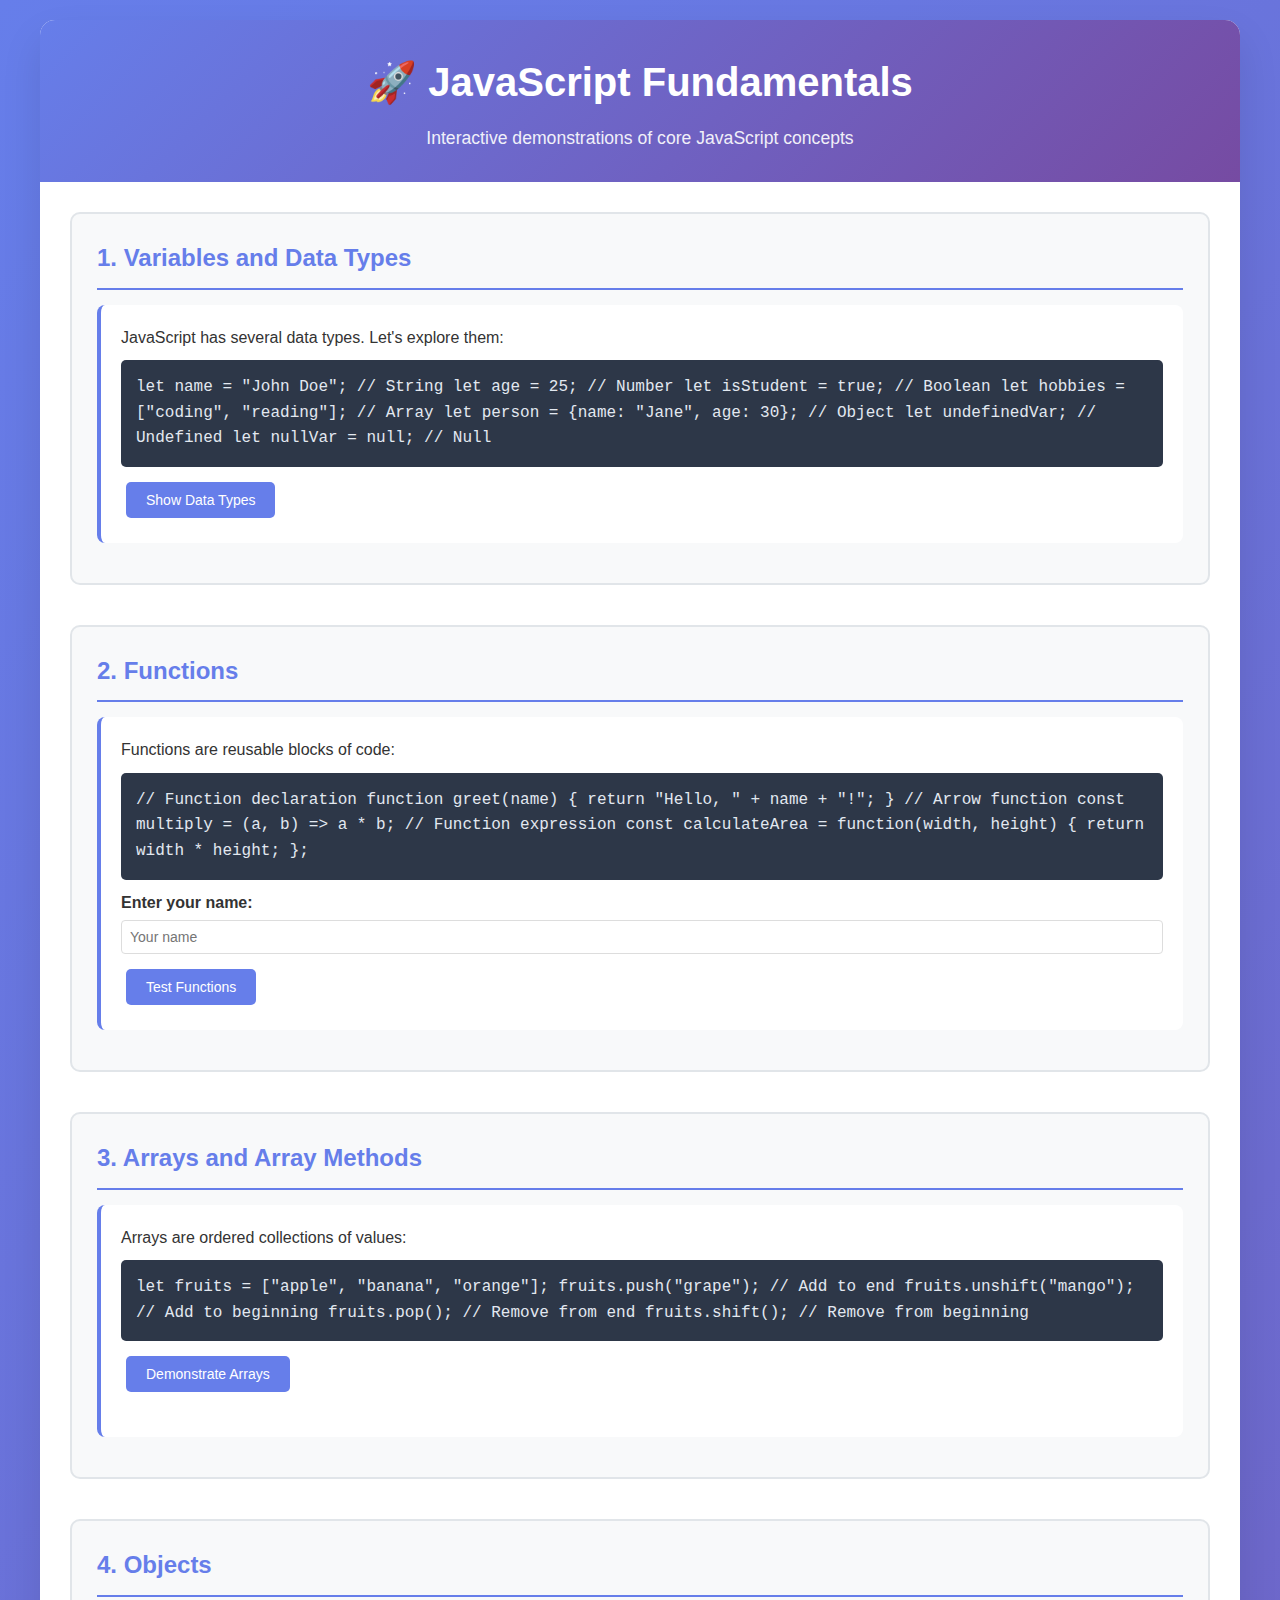
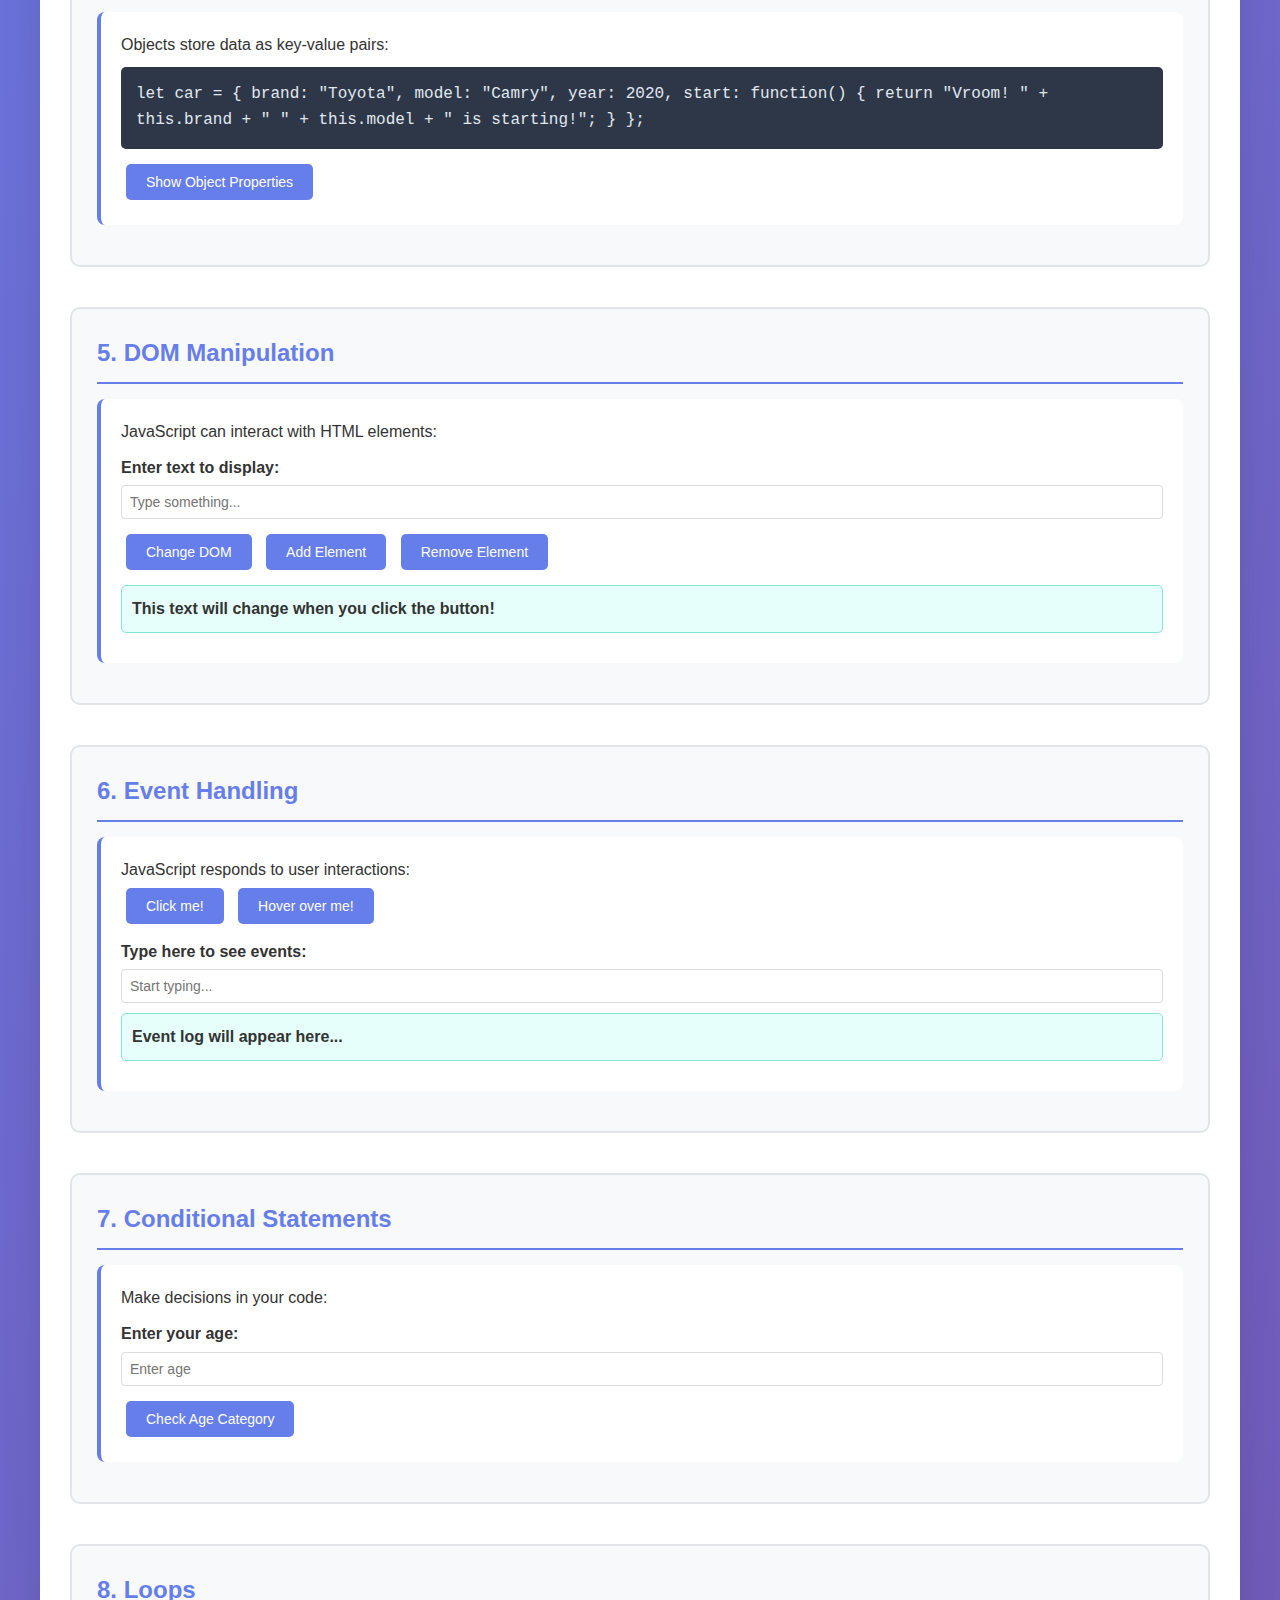
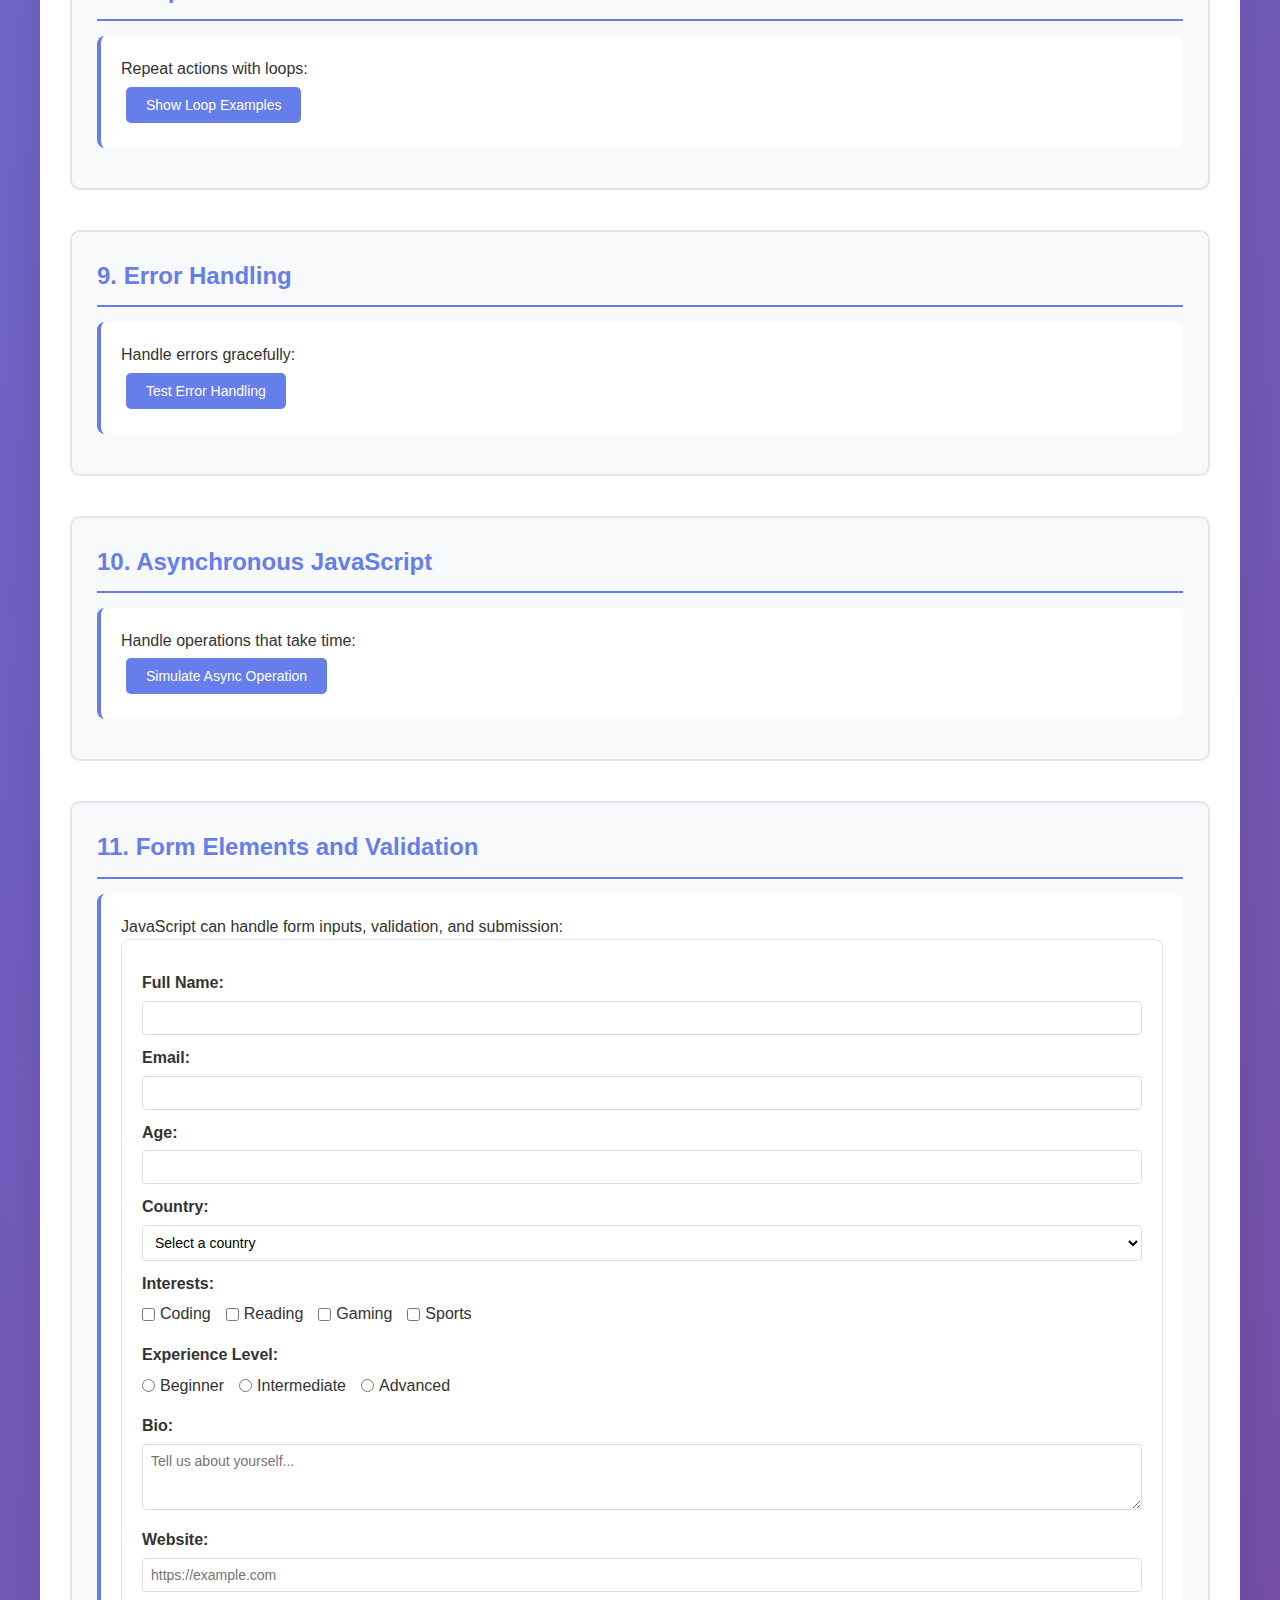
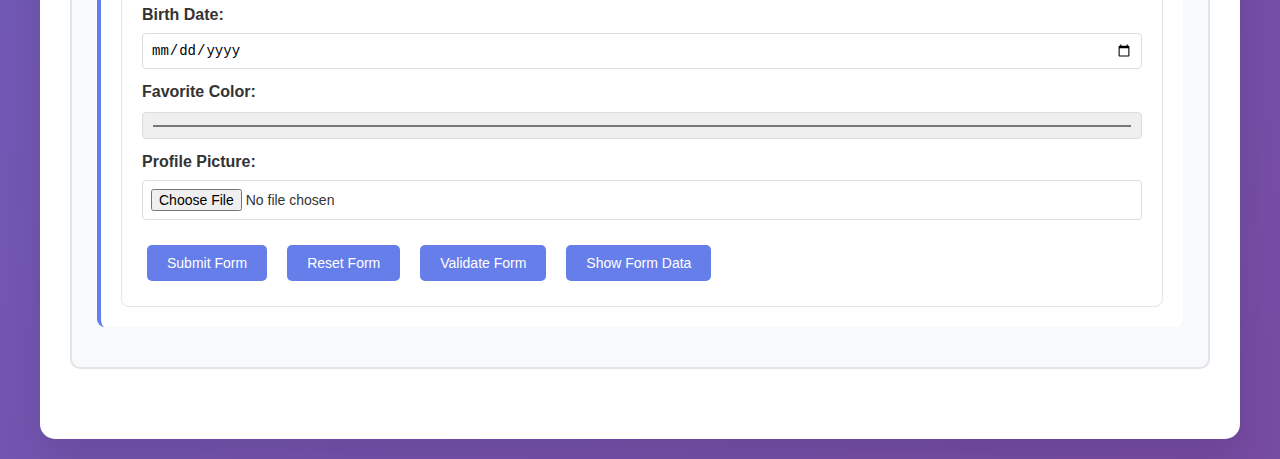
<file: Act6/index.html>
<!DOCTYPE html>
<html lang="en">
<head>
    <meta charset="UTF-8">
    <meta name="viewport" content="width=device-width, initial-scale=1.0">
    <title>JavaScript Fundamentals Demo</title>
    <style>
        * {
            margin: 0;
            padding: 0;
            box-sizing: border-box;
        }

        body {
            font-family: 'Segoe UI', Tahoma, Geneva, Verdana, sans-serif;
            line-height: 1.6;
            color: #333;
            background: linear-gradient(135deg, #667eea 0%, #764ba2 100%);
            min-height: 100vh;
            padding: 20px;
        }

        .container {
            max-width: 1200px;
            margin: 0 auto;
            background: white;
            border-radius: 15px;
            box-shadow: 0 20px 40px rgba(0,0,0,0.1);
            overflow: hidden;
        }

        .header {
            background: linear-gradient(135deg, #667eea 0%, #764ba2 100%);
            color: white;
            padding: 30px;
            text-align: center;
        }

        .header h1 {
            font-size: 2.5rem;
            margin-bottom: 10px;
        }

        .header p {
            font-size: 1.1rem;
            opacity: 0.9;
        }

        .content {
            padding: 30px;
        }

        .section {
            margin-bottom: 40px;
            padding: 25px;
            border: 2px solid #e1e5e9;
            border-radius: 10px;
            background: #f8f9fa;
        }

        .section h2 {
            color: #667eea;
            margin-bottom: 15px;
            font-size: 1.5rem;
            border-bottom: 2px solid #667eea;
            padding-bottom: 10px;
        }

        .demo-box {
            background: white;
            padding: 20px;
            border-radius: 8px;
            margin: 15px 0;
            border-left: 4px solid #667eea;
        }

        .code-block {
            background: #2d3748;
            color: #e2e8f0;
            padding: 15px;
            border-radius: 5px;
            font-family: 'Courier New', monospace;
            margin: 10px 0;
            overflow-x: auto;
        }

        .btn {
            background: #667eea;
            color: white;
            border: none;
            padding: 10px 20px;
            border-radius: 5px;
            cursor: pointer;
            font-size: 14px;
            margin: 5px;
            transition: all 0.3s ease;
        }

        .btn:hover {
            background: #5a67d8;
            transform: translateY(-2px);
        }

        .btn:active {
            transform: translateY(0);
        }

        .result {
            background: #e6fffa;
            border: 1px solid #81e6d9;
            padding: 10px;
            border-radius: 5px;
            margin: 10px 0;
            font-weight: bold;
        }

        .input-group {
            margin: 10px 0;
        }

        .input-group label {
            display: block;
            margin-bottom: 5px;
            font-weight: bold;
        }

        .input-group input {
            width: 100%;
            padding: 8px;
            border: 1px solid #ddd;
            border-radius: 4px;
            font-size: 14px;
        }

        .array-demo {
            display: flex;
            gap: 10px;
            flex-wrap: wrap;
            margin: 10px 0;
        }

        .array-item {
            background: #667eea;
            color: white;
            padding: 5px 10px;
            border-radius: 15px;
            font-size: 12px;
        }

        .object-demo {
            background: #f7fafc;
            padding: 15px;
            border-radius: 5px;
            margin: 10px 0;
        }

        .object-property {
            margin: 5px 0;
            padding: 5px;
            background: white;
            border-radius: 3px;
        }

        .highlight {
            background: #fef5e7;
            border: 1px solid #f6ad55;
            padding: 10px;
            border-radius: 5px;
            margin: 10px 0;
        }

        .error {
            background: #fed7d7;
            border: 1px solid #fc8181;
            color: #c53030;
            padding: 10px;
            border-radius: 5px;
            margin: 10px 0;
        }

        .success {
            background: #c6f6d5;
            border: 1px solid #68d391;
            color: #22543d;
            padding: 10px;
            border-radius: 5px;
            margin: 10px 0;
        }

        /* Form Styles */
        form {
            background: white;
            padding: 20px;
            border-radius: 8px;
            border: 1px solid #e1e5e9;
        }

        .checkbox-group, .radio-group {
            display: flex;
            flex-wrap: wrap;
            gap: 15px;
            margin-top: 5px;
        }

        .checkbox-group label, .radio-group label {
            display: flex;
            align-items: center;
            gap: 5px;
            font-weight: normal;
            cursor: pointer;
        }

        .checkbox-group input, .radio-group input {
            width: auto;
            margin: 0;
        }

        textarea {
            width: 100%;
            padding: 8px;
            border: 1px solid #ddd;
            border-radius: 4px;
            font-size: 14px;
            font-family: inherit;
            resize: vertical;
        }

        select {
            width: 100%;
            padding: 8px;
            border: 1px solid #ddd;
            border-radius: 4px;
            font-size: 14px;
            background: white;
        }

        .form-buttons {
            display: flex;
            gap: 10px;
            flex-wrap: wrap;
            margin-top: 20px;
        }

        .form-data-display {
            background: #f7fafc;
            border: 1px solid #e2e8f0;
            padding: 15px;
            border-radius: 5px;
            margin: 15px 0;
            font-family: 'Courier New', monospace;
            font-size: 12px;
            white-space: pre-wrap;
        }

        .validation-error {
            background: #fed7d7;
            border: 1px solid #fc8181;
            color: #c53030;
            padding: 8px;
            border-radius: 4px;
            margin: 5px 0;
            font-size: 12px;
        }

        .validation-success {
            background: #c6f6d5;
            border: 1px solid #68d391;
            color: #22543d;
            padding: 8px;
            border-radius: 4px;
            margin: 5px 0;
            font-size: 12px;
        }

        .file-preview {
            margin-top: 10px;
            padding: 10px;
            background: #f7fafc;
            border-radius: 4px;
            border: 1px solid #e2e8f0;
        }

        .file-preview img {
            max-width: 200px;
            max-height: 150px;
            border-radius: 4px;
        }
    </style>
</head>
<body>
    <div class="container">
        <div class="header">
            <h1>🚀 JavaScript Fundamentals</h1>
            <p>Interactive demonstrations of core JavaScript concepts</p>
        </div>

        <div class="content">
            <!-- Variables and Data Types -->
            <div class="section">
                <h2>1. Variables and Data Types</h2>
                <div class="demo-box">
                    <p>JavaScript has several data types. Let's explore them:</p>
                    <div class="code-block">
let name = "John Doe";           // String
let age = 25;                   // Number
let isStudent = true;           // Boolean
let hobbies = ["coding", "reading"]; // Array
let person = {name: "Jane", age: 30}; // Object
let undefinedVar;               // Undefined
let nullVar = null;             // Null
                    </div>
                    <button class="btn" onclick="showDataTypes()">Show Data Types</button>
                    <div id="dataTypesResult"></div>
                </div>
            </div>

            <!-- Functions -->
            <div class="section">
                <h2>2. Functions</h2>
                <div class="demo-box">
                    <p>Functions are reusable blocks of code:</p>
                    <div class="code-block">
// Function declaration
function greet(name) {
    return "Hello, " + name + "!";
}

// Arrow function
const multiply = (a, b) => a * b;

// Function expression
const calculateArea = function(width, height) {
    return width * height;
};
                    </div>
                    <div class="input-group">
                        <label for="functionInput">Enter your name:</label>
                        <input type="text" id="functionInput" placeholder="Your name">
                    </div>
                    <button class="btn" onclick="demonstrateFunctions()">Test Functions</button>
                    <div id="functionResult"></div>
                </div>
            </div>

            <!-- Arrays -->
            <div class="section">
                <h2>3. Arrays and Array Methods</h2>
                <div class="demo-box">
                    <p>Arrays are ordered collections of values:</p>
                    <div class="code-block">
let fruits = ["apple", "banana", "orange"];
fruits.push("grape");           // Add to end
fruits.unshift("mango");        // Add to beginning
fruits.pop();                   // Remove from end
fruits.shift();                 // Remove from beginning
                    </div>
                    <button class="btn" onclick="demonstrateArrays()">Demonstrate Arrays</button>
                    <div id="arrayResult"></div>
                    <div id="arrayDisplay" class="array-demo"></div>
                </div>
            </div>

            <!-- Objects -->
            <div class="section">
                <h2>4. Objects</h2>
                <div class="demo-box">
                    <p>Objects store data as key-value pairs:</p>
                    <div class="code-block">
let car = {
    brand: "Toyota",
    model: "Camry",
    year: 2020,
    start: function() {
        return "Vroom! " + this.brand + " " + this.model + " is starting!";
    }
};
                    </div>
                    <button class="btn" onclick="demonstrateObjects()">Show Object Properties</button>
                    <div id="objectResult"></div>
                </div>
            </div>

            <!-- DOM Manipulation -->
            <div class="section">
                <h2>5. DOM Manipulation</h2>
                <div class="demo-box">
                    <p>JavaScript can interact with HTML elements:</p>
                    <div class="input-group">
                        <label for="domInput">Enter text to display:</label>
                        <input type="text" id="domInput" placeholder="Type something...">
                    </div>
                    <button class="btn" onclick="changeDOM()">Change DOM</button>
                    <button class="btn" onclick="addElement()">Add Element</button>
                    <button class="btn" onclick="removeElement()">Remove Element</button>
                    <div id="domTarget" class="result">This text will change when you click the button!</div>
                    <div id="elementContainer"></div>
                </div>
            </div>

            <!-- Events -->
            <div class="section">
                <h2>6. Event Handling</h2>
                <div class="demo-box">
                    <p>JavaScript responds to user interactions:</p>
                    <button class="btn" id="eventBtn">Click me!</button>
                    <button class="btn" id="hoverBtn">Hover over me!</button>
                    <div class="input-group">
                        <label for="eventInput">Type here to see events:</label>
                        <input type="text" id="eventInput" placeholder="Start typing...">
                    </div>
                    <div id="eventLog" class="result">Event log will appear here...</div>
                </div>
            </div>

            <!-- Conditional Statements -->
            <div class="section">
                <h2>7. Conditional Statements</h2>
                <div class="demo-box">
                    <p>Make decisions in your code:</p>
                    <div class="input-group">
                        <label for="ageInput">Enter your age:</label>
                        <input type="number" id="ageInput" placeholder="Enter age">
                    </div>
                    <button class="btn" onclick="checkAge()">Check Age Category</button>
                    <div id="conditionalResult"></div>
                </div>
            </div>

            <!-- Loops -->
            <div class="section">
                <h2>8. Loops</h2>
                <div class="demo-box">
                    <p>Repeat actions with loops:</p>
                    <button class="btn" onclick="demonstrateLoops()">Show Loop Examples</button>
                    <div id="loopResult"></div>
                </div>
            </div>

            <!-- Error Handling -->
            <div class="section">
                <h2>9. Error Handling</h2>
                <div class="demo-box">
                    <p>Handle errors gracefully:</p>
                    <button class="btn" onclick="demonstrateErrorHandling()">Test Error Handling</button>
                    <div id="errorResult"></div>
                </div>
            </div>

            <!-- Async JavaScript -->
            <div class="section">
                <h2>10. Asynchronous JavaScript</h2>
                <div class="demo-box">
                    <p>Handle operations that take time:</p>
                    <button class="btn" onclick="demonstrateAsync()">Simulate Async Operation</button>
                    <div id="asyncResult"></div>
                </div>
            </div>

            <!-- Form Elements -->
            <div class="section">
                <h2>11. Form Elements and Validation</h2>
                <div class="demo-box">
                    <p>JavaScript can handle form inputs, validation, and submission:</p>
                    
                    <form id="demoForm" onsubmit="handleFormSubmit(event)">
                        <div class="input-group">
                            <label for="fullName">Full Name:</label>
                            <input type="text" id="fullName" name="fullName" required>
                        </div>
                        
                        <div class="input-group">
                            <label for="email">Email:</label>
                            <input type="email" id="email" name="email" required>
                        </div>
                        
                        <div class="input-group">
                            <label for="age">Age:</label>
                            <input type="number" id="age" name="age" min="1" max="120">
                        </div>
                        
                        <div class="input-group">
                            <label for="country">Country:</label>
                            <select id="country" name="country">
                                <option value="">Select a country</option>
                                <option value="us">United States</option>
                                <option value="uk">United Kingdom</option>
                                <option value="ca">Canada</option>
                                <option value="au">Australia</option>
                                <option value="other">Other</option>
                            </select>
                        </div>
                        
                        <div class="input-group">
                            <label>Interests:</label>
                            <div class="checkbox-group">
                                <label><input type="checkbox" name="interests" value="coding"> Coding</label>
                                <label><input type="checkbox" name="interests" value="reading"> Reading</label>
                                <label><input type="checkbox" name="interests" value="gaming"> Gaming</label>
                                <label><input type="checkbox" name="interests" value="sports"> Sports</label>
                            </div>
                        </div>
                        
                        <div class="input-group">
                            <label>Experience Level:</label>
                            <div class="radio-group">
                                <label><input type="radio" name="experience" value="beginner"> Beginner</label>
                                <label><input type="radio" name="experience" value="intermediate"> Intermediate</label>
                                <label><input type="radio" name="experience" value="advanced"> Advanced</label>
                            </div>
                        </div>
                        
                        <div class="input-group">
                            <label for="bio">Bio:</label>
                            <textarea id="bio" name="bio" rows="3" placeholder="Tell us about yourself..."></textarea>
                        </div>
                        
                        <div class="input-group">
                            <label for="website">Website:</label>
                            <input type="url" id="website" name="website" placeholder="https://example.com">
                        </div>
                        
                        <div class="input-group">
                            <label for="birthdate">Birth Date:</label>
                            <input type="date" id="birthdate" name="birthdate">
                        </div>
                        
                        <div class="input-group">
                            <label for="favoriteColor">Favorite Color:</label>
                            <input type="color" id="favoriteColor" name="favoriteColor">
                        </div>
                        
                        <div class="input-group">
                            <label for="fileUpload">Profile Picture:</label>
                            <input type="file" id="fileUpload" name="fileUpload" accept="image/*">
                        </div>
                        
                        <div class="form-buttons">
                            <button type="submit" class="btn">Submit Form</button>
                            <button type="button" class="btn" onclick="resetForm()">Reset Form</button>
                            <button type="button" class="btn" onclick="validateForm()">Validate Form</button>
                            <button type="button" class="btn" onclick="showFormData()">Show Form Data</button>
                        </div>
                    </form>
                    
                    <div id="formResult"></div>
                    <div id="formDataDisplay"></div>
                </div>
            </div>
        </div>
    </div>

    <script>
        // ========================================
        // 1. VARIABLES AND DATA TYPES DEMONSTRATION
        // ========================================
        // This function demonstrates the different data types in JavaScript
        // and shows how to use the typeof operator to check data types
        function showDataTypes() {
            // Declaring variables of different data types
            let name = "John Doe";                    // String: text data
            let age = 25;                             // Number: numeric data
            let isStudent = true;                     // Boolean: true/false value
            let hobbies = ["coding", "reading", "gaming"]; // Array: ordered collection
            let person = {name: "Jane", age: 30, city: "New York"}; // Object: key-value pairs
            let undefinedVar;                         // Undefined: declared but not assigned
            let nullVar = null;                       // Null: intentional absence of value

            // Create HTML result showing each data type and its typeof result
            let result = `
                <div class="highlight">
                    <strong>Data Types Demo:</strong><br>
                    String: "${name}" (type: ${typeof name})<br>
                    Number: ${age} (type: ${typeof age})<br>
                    Boolean: ${isStudent} (type: ${typeof isStudent})<br>
                    Array: [${hobbies.join(", ")}] (type: ${typeof hobbies})<br>
                    Object: ${JSON.stringify(person)} (type: ${typeof person})<br>
                    Undefined: ${undefinedVar} (type: ${typeof undefinedVar})<br>
                    Null: ${nullVar} (type: ${typeof nullVar})
                </div>
            `;
            // Display the result in the HTML
            document.getElementById('dataTypesResult').innerHTML = result;
        }

        // ========================================
        // 2. FUNCTIONS DEMONSTRATION
        // ========================================
        // This function demonstrates different ways to create and use functions in JavaScript
        // Shows function declarations, arrow functions, and function expressions
        function demonstrateFunctions() {
            // Get user input from the form, or use "Anonymous" as default
            const name = document.getElementById('functionInput').value || "Anonymous";
            
            // Function Declaration: Traditional way to define a function
            // This function takes a name parameter and returns a greeting string
            function greet(name) {
                return "Hello, " + name + "!";
            }

            // Arrow Function: Modern ES6 syntax for creating functions
            // Shorter syntax, automatically returns the result of the expression
            const multiply = (a, b) => a * b;

            // Function Expression: Assigning a function to a variable
            // This creates an anonymous function and assigns it to calculateArea
            const calculateArea = function(width, height) {
                return width * height;
            };

            // Create HTML result showing the output of each function
            let result = `
                <div class="success">
                    <strong>Function Results:</strong><br>
                    Greeting: ${greet(name)}<br>
                    Multiplication (5 × 3): ${multiply(5, 3)}<br>
                    Area (4 × 6): ${calculateArea(4, 6)} square units
                </div>
            `;
            // Display the results in the HTML
            document.getElementById('functionResult').innerHTML = result;
        }

        // ========================================
        // 3. ARRAYS AND ARRAY METHODS DEMONSTRATION
        // ========================================
        // This function demonstrates common array methods for manipulating arrays
        // Shows how to add, remove, and iterate through array elements
        function demonstrateArrays() {
            // Initialize an array with some fruits
            let fruits = ["apple", "banana", "orange"];
            
            // Start building the result HTML with the original array
            let result = `<div class="highlight"><strong>Original Array:</strong> [${fruits.join(", ")}]</div>`;
            
            // push() method: Adds an element to the end of the array
            fruits.push("grape");
            result += `<div class="success">After push("grape"): [${fruits.join(", ")}]</div>`;
            
            // unshift() method: Adds an element to the beginning of the array
            fruits.unshift("mango");
            result += `<div class="success">After unshift("mango"): [${fruits.join(", ")}]</div>`;
            
            // pop() method: Removes and returns the last element from the array
            let popped = fruits.pop();
            result += `<div class="success">After pop(): [${fruits.join(", ")}] (removed: ${popped})</div>`;
            
            // shift() method: Removes and returns the first element from the array
            let shifted = fruits.shift();
            result += `<div class="success">After shift(): [${fruits.join(", ")}] (removed: ${shifted})</div>`;

            // Display the step-by-step results in the HTML
            document.getElementById('arrayResult').innerHTML = result;
            
            // Demonstrate forEach method: Iterate through each array element
            // This creates visual representation of the final array with indices
            let display = "";
            fruits.forEach((fruit, index) => {
                display += `<span class="array-item">${index}: ${fruit}</span>`;
            });
            document.getElementById('arrayDisplay').innerHTML = display;
        }

        // ========================================
        // 4. OBJECTS DEMONSTRATION
        // ========================================
        // This function demonstrates how to create and use objects in JavaScript
        // Shows object properties, methods, and the 'this' keyword
        function demonstrateObjects() {
            // Create a car object with properties and methods
            let car = {
                // Object properties: key-value pairs
                brand: "Toyota",      // String property
                model: "Camry",       // String property
                year: 2020,           // Number property
                color: "Silver",      // String property
                
                // Object method: function that belongs to the object
                // 'this' refers to the current object (car)
                start: function() {
                    return "Vroom! " + this.brand + " " + this.model + " is starting!";
                },
                
                // Another method using template literals for cleaner string formatting
                getInfo: function() {
                    return `${this.year} ${this.brand} ${this.model} (${this.color})`;
                }
            };

            // Create HTML result showing object properties and method calls
            let result = `
                <div class="object-demo">
                    <strong>Car Object Properties:</strong><br>
                    <div class="object-property">Brand: ${car.brand}</div>
                    <div class="object-property">Model: ${car.model}</div>
                    <div class="object-property">Year: ${car.year}</div>
                    <div class="object-property">Color: ${car.color}</div>
                    <div class="object-property">Method call: ${car.start()}</div>
                    <div class="object-property">Info: ${car.getInfo()}</div>
                </div>
            `;
            // Display the object demonstration in the HTML
            document.getElementById('objectResult').innerHTML = result;
        }

        // ========================================
        // 5. DOM MANIPULATION DEMONSTRATION
        // ========================================
        // These functions demonstrate how JavaScript can interact with HTML elements
        // Shows how to modify content, styles, and structure of the webpage
        
        // Function to change the text content and color of a DOM element
        function changeDOM() {
            // Get the value from the input field
            const input = document.getElementById('domInput').value;
            // Get the target element to modify
            const target = document.getElementById('domTarget');
            
            // Check if input is not empty (trim removes whitespace)
            if (input.trim()) {
                // Change the inner HTML content of the target element
                target.innerHTML = input;
                // Generate a random color and apply it to the element
                target.style.color = '#' + Math.floor(Math.random()*16777215).toString(16);
            }
        }

        // Function to create and add a new element to the DOM
        function addElement() {
            // Get the container where new elements will be added
            const container = document.getElementById('elementContainer');
            // Create a new div element
            const newElement = document.createElement('div');
            // Add CSS class for styling
            newElement.className = 'success';
            // Set the content with current timestamp
            newElement.innerHTML = `New element added at ${new Date().toLocaleTimeString()}`;
            // Add the new element as a child of the container
            container.appendChild(newElement);
        }

        // Function to remove the last element from the DOM
        function removeElement() {
            // Get the container element
            const container = document.getElementById('elementContainer');
            // Check if container has any child elements
            if (container.lastChild) {
                // Remove the last child element
                container.removeChild(container.lastChild);
            }
        }

        // ========================================
        // 6. EVENT HANDLING DEMONSTRATION
        // ========================================
        // This section demonstrates how to handle various user interactions
        // Shows different types of events and how to respond to them
        
        // Wait for the DOM to be fully loaded before setting up event listeners
        document.addEventListener('DOMContentLoaded', function() {
            // Get references to the DOM elements we want to attach events to
            const eventBtn = document.getElementById('eventBtn');
            const hoverBtn = document.getElementById('hoverBtn');
            const eventInput = document.getElementById('eventInput');
            const eventLog = document.getElementById('eventLog');

            // Click event: Triggered when user clicks on the button
            eventBtn.addEventListener('click', function() {
                logEvent('Button clicked!');
                // Add a visual feedback effect (scale down slightly)
                this.style.transform = 'scale(0.95)';
                // Reset the transform after 100ms for a "press" effect
                setTimeout(() => this.style.transform = '', 100);
            });

            // Mouse enter event: Triggered when mouse enters the button area
            hoverBtn.addEventListener('mouseenter', function() {
                logEvent('Mouse entered hover button');
                // Change background color to indicate hover state
                this.style.background = '#5a67d8';
            });

            // Mouse leave event: Triggered when mouse leaves the button area
            hoverBtn.addEventListener('mouseleave', function() {
                logEvent('Mouse left hover button');
                // Restore original background color
                this.style.background = '#667eea';
            });

            // Input event: Triggered every time the input value changes
            eventInput.addEventListener('input', function() {
                logEvent(`Input changed: "${this.value}"`);
            });

            // Focus event: Triggered when input field gains focus (user clicks or tabs to it)
            eventInput.addEventListener('focus', function() {
                logEvent('Input field focused');
            });

            // Blur event: Triggered when input field loses focus (user clicks elsewhere)
            eventInput.addEventListener('blur', function() {
                logEvent('Input field lost focus');
            });

            // Helper function to log events with timestamps
            function logEvent(message) {
                const timestamp = new Date().toLocaleTimeString();
                eventLog.innerHTML = `<strong>${timestamp}:</strong> ${message}`;
            }
        });

        // ========================================
        // 7. CONDITIONAL STATEMENTS DEMONSTRATION
        // ========================================
        // This function demonstrates how to use if/else statements to make decisions
        // Shows how to categorize data based on different conditions
        function checkAge() {
            // Get the age value from input and convert it to an integer
            const age = parseInt(document.getElementById('ageInput').value);
            let category, color;

            // Use if/else if/else structure to categorize age
            // Check conditions in order from most specific to least specific
            
            if (age < 0) {
                // Invalid age (negative numbers)
                category = "Invalid age";
                color = "error";
            } else if (age < 13) {
                // Child: 0-12 years old
                category = "Child";
                color = "success";
            } else if (age < 20) {
                // Teenager: 13-19 years old
                category = "Teenager";
                color = "highlight";
            } else if (age < 65) {
                // Adult: 20-64 years old
                category = "Adult";
                color = "success";
            } else {
                // Senior: 65+ years old
                category = "Senior";
                color = "highlight";
            }

            // Display the result with appropriate styling based on the category
            document.getElementById('conditionalResult').innerHTML = 
                `<div class="${color}">Age ${age}: You are a ${category}</div>`;
        }

        // ========================================
        // 8. LOOPS DEMONSTRATION
        // ========================================
        // This function demonstrates different types of loops in JavaScript
        // Shows for loops, while loops, and array methods for iteration
        function demonstrateLoops() {
            // Start building the result HTML
            let result = '<div class="highlight"><strong>Loop Examples:</strong><br>';
            
            // For Loop: Traditional loop with counter
            // Syntax: for (initialization; condition; increment/decrement)
            result += '<strong>For loop (1-5):</strong> ';
            for (let i = 1; i <= 5; i++) {
                result += i + ' ';
            }
            result += '<br>';

            // While Loop: Loop that continues while condition is true
            // Useful when you don't know how many iterations you need
            result += '<strong>While loop (countdown):</strong> ';
            let count = 3;
            while (count > 0) {
                result += count + ' ';
                count--; // Decrement the counter
            }
            result += '<br>';

            // ForEach Method: Modern way to iterate through arrays
            // Executes a function for each element in the array
            const colors = ['red', 'green', 'blue'];
            result += '<strong>ForEach loop (colors):</strong> ';
            colors.forEach(color => {
                result += `<span style="color: ${color}">${color}</span> `;
            });
            result += '<br>';

            // Map Method: Creates a new array by transforming each element
            // Returns a new array with the same length as the original
            const numbers = [1, 2, 3, 4, 5];
            const doubled = numbers.map(num => num * 2);
            result += `<strong>Map (doubled numbers):</strong> [${doubled.join(', ')}]<br>`;

            // Filter Method: Creates a new array with elements that pass a test
            // Returns a new array that may be shorter than the original
            const evenNumbers = numbers.filter(num => num % 2 === 0);
            result += `<strong>Filter (even numbers):</strong> [${evenNumbers.join(', ')}]</div>`;

            // Display all the loop examples in the HTML
            document.getElementById('loopResult').innerHTML = result;
        }

        // ========================================
        // 9. ERROR HANDLING DEMONSTRATION
        // ========================================
        // This function demonstrates how to handle errors gracefully using try-catch blocks
        // Shows how to prevent crashes and provide meaningful error messages
        function demonstrateErrorHandling() {
            // Start building the result HTML
            let result = '<div class="highlight"><strong>Error Handling Examples:</strong><br>';

            // Example 1: Try-catch with intentional mathematical error
            try {
                // This will result in Infinity (division by zero)
                const result = 10 / 0;
                // Check if the result is finite (not Infinity or -Infinity)
                if (!isFinite(result)) {
                    // Throw a custom error with a descriptive message
                    throw new Error("Division by zero detected!");
                }
            } catch (error) {
                // Catch and display the error message
                result += `<div class="error">Caught error: ${error.message}</div>`;
            }

            // Example 2: Try-catch with JSON parsing error
            try {
                // Invalid JSON (missing quotes around property name)
                const invalidJSON = '{name: "John"}'; // Should be '{"name": "John"}'
                const parsed = JSON.parse(invalidJSON);
            } catch (error) {
                // Catch and display the JSON parsing error
                result += `<div class="error">JSON parsing error: ${error.message}</div>`;
            }

            // Example 3: Successful operation (no error)
            try {
                // Valid JSON string
                const validJSON = '{"name": "John", "age": 30}';
                const parsed = JSON.parse(validJSON);
                // Successfully parse and display the data
                result += `<div class="success">Successfully parsed: ${parsed.name} is ${parsed.age} years old</div>`;
            } catch (error) {
                // This catch block won't execute since the JSON is valid
                result += `<div class="error">Unexpected error: ${error.message}</div>`;
            }

            // Close the result div and display in HTML
            result += '</div>';
            document.getElementById('errorResult').innerHTML = result;
        }

        // ========================================
        // 10. ASYNCHRONOUS JAVASCRIPT DEMONSTRATION
        // ========================================
        // This function demonstrates asynchronous programming concepts
        // Shows setTimeout and Promises for handling operations that take time
        function demonstrateAsync() {
            // Get the result container element
            const resultDiv = document.getElementById('asyncResult');
            
            // Show initial message
            resultDiv.innerHTML = '<div class="highlight">Starting async operation...</div>';

            // Example 1: setTimeout - Simple asynchronous operation
            // setTimeout delays execution of code for a specified number of milliseconds
            setTimeout(() => {
                resultDiv.innerHTML = '<div class="success">Async operation completed after 2 seconds!</div>';
            }, 2000); // 2000ms = 2 seconds

            // Example 2: Promise - More sophisticated async handling
            // Promises represent the eventual completion (or failure) of an async operation
            const promise = new Promise((resolve, reject) => {
                // Simulate an async operation that takes 1 second
                setTimeout(() => {
                    // Generate a random number to simulate success/failure
                    const random = Math.random();
                    if (random > 0.5) {
                        // Success case: call resolve with the result
                        resolve(`Success! Random number: ${random.toFixed(3)}`);
                    } else {
                        // Failure case: call reject with the error
                        reject(`Failed! Random number: ${random.toFixed(3)}`);
                    }
                }, 1000); // 1000ms = 1 second
            });

            // Handle the Promise result using .then() and .catch()
            promise
                .then(result => {
                    // This runs if the Promise was successful (resolved)
                    resultDiv.innerHTML += `<div class="success">Promise resolved: ${result}</div>`;
                })
                .catch(error => {
                    // This runs if the Promise failed (rejected)
                    resultDiv.innerHTML += `<div class="error">Promise rejected: ${error}</div>`;
                });
        }

        // ========================================
        // PAGE INITIALIZATION
        // ========================================
        // Wait for the DOM to be fully loaded before setting up the page
        document.addEventListener('DOMContentLoaded', function() {
            console.log('JavaScript Fundamentals page loaded successfully!');
            
            // Set up file upload preview functionality
            // This allows users to see a preview of uploaded images
            const fileUpload = document.getElementById('fileUpload');
            if (fileUpload) {
                fileUpload.addEventListener('change', handleFileUpload);
            }
        });

        // ========================================
        // 11. FORM ELEMENTS AND VALIDATION DEMONSTRATION
        // ========================================
        // This section demonstrates comprehensive form handling in JavaScript
        // Shows form submission, validation, data processing, and user feedback
        
        // Handle form submission when user clicks submit button
        function handleFormSubmit(event) {
            // Prevent the default form submission behavior (page reload)
            event.preventDefault();
            
            // Create FormData object from the form
            // FormData automatically collects all form field values
            const formData = new FormData(event.target);
            const formObject = {};
            
            // Convert FormData to a regular JavaScript object
            // This makes it easier to work with the data
            for (let [key, value] of formData.entries()) {
                if (formObject[key]) {
                    // If the key already exists, handle multiple values (like checkboxes)
                    if (Array.isArray(formObject[key])) {
                        formObject[key].push(value);
                    } else {
                        // Convert single value to array to handle multiple values
                        formObject[key] = [formObject[key], value];
                    }
                } else {
                    // First occurrence of this key
                    formObject[key] = value;
                }
            }
            
            // Validate the form data before processing
            const validationResult = validateFormData(formObject);
            
            if (validationResult.isValid) {
                // Form is valid - show success message
                document.getElementById('formResult').innerHTML = 
                    '<div class="success">✅ Form submitted successfully!</div>';
                
                // Simulate sending data to server (in real app, this would be an API call)
                setTimeout(() => {
                    document.getElementById('formResult').innerHTML += 
                        '<div class="highlight">📤 Data would be sent to server in a real application</div>';
                }, 1000);
            } else {
                // Form has validation errors - show error message
                document.getElementById('formResult').innerHTML = 
                    '<div class="error">❌ Form validation failed. Please check the errors above.</div>';
            }
        }

        // Validate form data and display results
        function validateForm() {
            // Get the form element
            const form = document.getElementById('demoForm');
            // Create FormData object from the form
            const formData = new FormData(form);
            const formObject = {};
            
            // Convert FormData to a regular JavaScript object
            // This handles multiple values for the same field (like checkboxes)
            for (let [key, value] of formData.entries()) {
                if (formObject[key]) {
                    if (Array.isArray(formObject[key])) {
                        formObject[key].push(value);
                    } else {
                        formObject[key] = [formObject[key], value];
                    }
                } else {
                    formObject[key] = value;
                }
            }
            
            // Perform validation and display results
            const validationResult = validateFormData(formObject);
            displayValidationResults(validationResult);
        }

        // Comprehensive form validation function
        // Checks all form fields and returns validation results
        function validateFormData(data) {
            const errors = [];    // Array to store validation errors
            const warnings = [];  // Array to store validation warnings
            
            // Required field validation
            // Check if full name exists and is at least 2 characters long
            if (!data.fullName || data.fullName.trim().length < 2) {
                errors.push('Full name is required and must be at least 2 characters long');
            }
            
            // Email validation: required field with format check
            if (!data.email) {
                errors.push('Email is required');
            } else if (!isValidEmail(data.email)) {
                errors.push('Please enter a valid email address');
            }
            
            // Age validation: optional field with range check
            if (data.age) {
                const age = parseInt(data.age);
                if (age < 1 || age > 120) {
                    errors.push('Age must be between 1 and 120');
                }
            }
            
            // Website validation: optional field with URL format check
            if (data.website && !isValidUrl(data.website)) {
                errors.push('Please enter a valid website URL');
            }
            
            // Experience level validation: recommended field
            if (!data.experience) {
                warnings.push('Experience level is recommended');
            }
            
            // Interests validation: recommended field (can be multiple)
            if (!data.interests || (Array.isArray(data.interests) && data.interests.length === 0)) {
                warnings.push('Selecting interests is recommended');
            }
            
            // Return validation result object
            return {
                isValid: errors.length === 0,  // Form is valid if no errors
                errors: errors,                // Array of error messages
                warnings: warnings             // Array of warning messages
            };
        }

        // Display validation results with appropriate styling
        function displayValidationResults(validationResult) {
            // Start building the HTML result
            let resultHTML = '<div class="highlight"><strong>Validation Results:</strong><br>';
            
            // Display errors if any exist
            if (validationResult.errors.length > 0) {
                resultHTML += '<div class="validation-error"><strong>Errors:</strong><br>';
                validationResult.errors.forEach(error => {
                    resultHTML += `• ${error}<br>`;
                });
                resultHTML += '</div>';
            }
            
            // Display warnings if any exist
            if (validationResult.warnings.length > 0) {
                resultHTML += '<div class="validation-success"><strong>Warnings:</strong><br>';
                validationResult.warnings.forEach(warning => {
                    resultHTML += `• ${warning}<br>`;
                });
                resultHTML += '</div>';
            }
            
            // Show success message if no errors or warnings
            if (validationResult.errors.length === 0 && validationResult.warnings.length === 0) {
                resultHTML += '<div class="validation-success">✅ All validations passed!</div>';
            }
            
            // Close the result div and display in HTML
            resultHTML += '</div>';
            document.getElementById('formResult').innerHTML = resultHTML;
        }

        // Display form data as formatted JSON
        function showFormData() {
            // Get the form and create FormData object
            const form = document.getElementById('demoForm');
            const formData = new FormData(form);
            const formObject = {};
            
            // Convert FormData to a regular JavaScript object
            // This handles multiple values for the same field (like checkboxes)
            for (let [key, value] of formData.entries()) {
                if (formObject[key]) {
                    if (Array.isArray(formObject[key])) {
                        formObject[key].push(value);
                    } else {
                        formObject[key] = [formObject[key], value];
                    }
                } else {
                    formObject[key] = value;
                }
            }
            
            // Convert object to formatted JSON string for display
            const displayData = JSON.stringify(formObject, null, 2);
            document.getElementById('formDataDisplay').innerHTML = 
                `<div class="form-data-display"><strong>Form Data (JSON):</strong><br>${displayData}</div>`;
        }

        // Reset the form to its initial state
        function resetForm() {
            // Get the form element and reset all fields to default values
            const form = document.getElementById('demoForm');
            form.reset();
            
            // Clear any validation results or form data displays
            document.getElementById('formResult').innerHTML = '';
            document.getElementById('formDataDisplay').innerHTML = '';
            
            // Remove any file preview that might be displayed
            const filePreview = document.querySelector('.file-preview');
            if (filePreview) {
                filePreview.remove();
            }
        }

        // Handle file upload and create preview
        function handleFileUpload(event) {
            // Get the selected file from the input
            const file = event.target.files[0];
            if (file) {
                // Create a FileReader to read the file contents
                const reader = new FileReader();
                
                // Set up what happens when the file is loaded
                reader.onload = function(e) {
                    // Remove any existing file preview to avoid duplicates
                    const existingPreview = document.querySelector('.file-preview');
                    if (existingPreview) {
                        existingPreview.remove();
                    }
                    
                    // Create a new preview container
                    const preview = document.createElement('div');
                    preview.className = 'file-preview';
                    
                    // Build the preview HTML with file information and image
                    preview.innerHTML = `
                        <strong>File Preview:</strong><br>
                        <strong>Name:</strong> ${file.name}<br>
                        <strong>Size:</strong> ${(file.size / 1024).toFixed(2)} KB<br>
                        <strong>Type:</strong> ${file.type}<br>
                        <img src="${e.target.result}" alt="File preview">
                    `;
                    
                    // Add the preview to the page
                    event.target.parentNode.appendChild(preview);
                };
                
                // Start reading the file as a data URL (for image preview)
                reader.readAsDataURL(file);
            }
        }

        // ========================================
        // UTILITY FUNCTIONS
        // ========================================
        // Helper functions used throughout the application
        
        // Validate email format using regular expression
        function isValidEmail(email) {
            // Regular expression pattern for email validation
            // Checks for: text@text.text format
            const emailRegex = /^[^\s@]+@[^\s@]+\.[^\s@]+$/;
            return emailRegex.test(email);
        }

        // Validate URL format using URL constructor
        function isValidUrl(url) {
            try {
                // Try to create a URL object - this will throw an error if invalid
                new URL(url);
                return true;  // URL is valid
            } catch {
                return false; // URL is invalid
            }
        }
    </script>
</body>
</html>
</file>
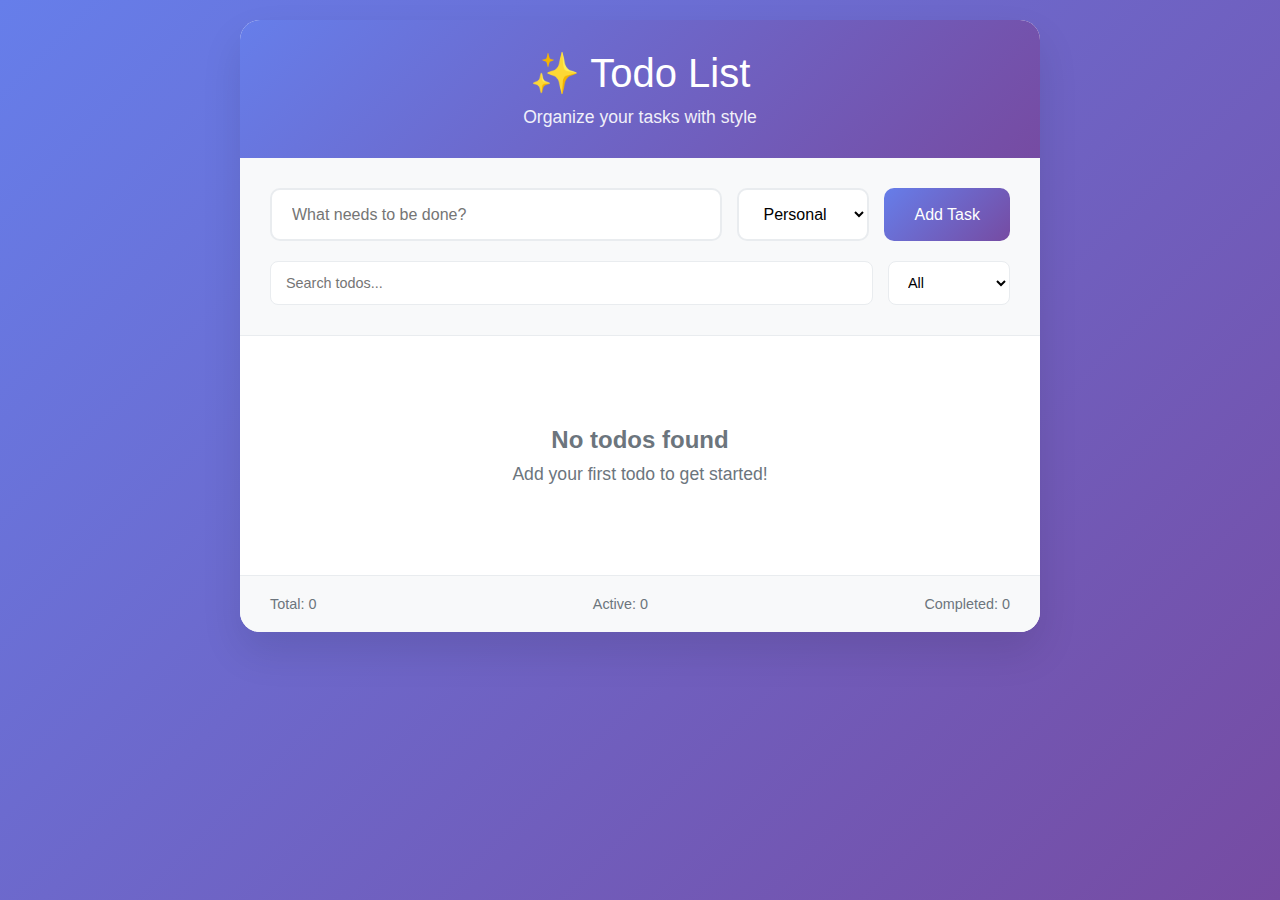
<file: Act7/index.html>
<!DOCTYPE html>
<html lang="en">
<head>
    <meta charset="UTF-8">
    <meta name="viewport" content="width=device-width, initial-scale=1.0">
    <title>Todo List App</title>
    <style>
        /* ===== CSS RESET & BASE STYLES ===== */
        * {
            margin: 0;
            padding: 0;
            box-sizing: border-box; /* Makes padding and border included in element's total width/height */
        }

        /* ===== BODY & BACKGROUND ===== */
        body {
            font-family: 'Segoe UI', Tahoma, Geneva, Verdana, sans-serif; /* Modern, readable font stack */
            background: linear-gradient(135deg, #667eea 0%, #764ba2 100%); /* Beautiful purple gradient background */
            min-height: 100vh; /* Ensures full viewport height */
            padding: 20px; /* Adds space around the container */
        }

        /* ===== MAIN CONTAINER ===== */
        .container {
            max-width: 800px; /* Limits width for better readability */
            margin: 0 auto; /* Centers the container horizontally */
            background: white;
            border-radius: 20px; /* Rounded corners for modern look */
            box-shadow: 0 20px 40px rgba(0,0,0,0.1); /* Subtle shadow for depth */
            overflow: hidden; /* Hides any content that extends beyond rounded corners */
        }

        /* ===== HEADER SECTION ===== */
        .header {
            background: linear-gradient(135deg, #667eea 0%, #764ba2 100%); /* Matching gradient */
            color: white;
            padding: 30px;
            text-align: center;
        }

        .header h1 {
            font-size: 2.5rem;
            margin-bottom: 10px;
            font-weight: 300; /* Lighter weight for modern look */
        }

        .header p {
            opacity: 0.9; /* Slightly transparent for visual hierarchy */
            font-size: 1.1rem;
        }

        /* ===== INPUT SECTION ===== */
        .todo-input-section {
            padding: 30px;
            background: #f8f9fa; /* Light gray background to separate sections */
            border-bottom: 1px solid #e9ecef; /* Subtle border */
        }

        /* ===== INPUT GROUP (Todo input + Category + Add button) ===== */
        .input-group {
            display: flex; /* Flexbox for horizontal layout */
            gap: 15px; /* Space between flex items */
            margin-bottom: 20px;
            flex-wrap: wrap; /* Allows items to wrap on smaller screens */
        }

        /* ===== TODO INPUT FIELD ===== */
        .todo-input {
            flex: 1; /* Takes up remaining space */
            min-width: 250px; /* Minimum width to prevent too narrow input */
            padding: 15px 20px;
            border: 2px solid #e9ecef; /* Light border */
            border-radius: 10px; /* Rounded corners */
            font-size: 1rem;
            transition: border-color 0.3s ease; /* Smooth border color transition */
        }

        .todo-input:focus {
            outline: none; /* Removes default browser focus outline */
            border-color: #667eea; /* Changes border color when focused */
        }

        /* ===== CATEGORY DROPDOWN ===== */
        .category-select {
            padding: 15px 20px;
            border: 2px solid #e9ecef;
            border-radius: 10px;
            font-size: 1rem;
            background: white;
            cursor: pointer; /* Shows it's clickable */
        }

        /* ===== ADD BUTTON ===== */
        .add-btn {
            padding: 15px 30px;
            background: linear-gradient(135deg, #667eea 0%, #764ba2 100%); /* Matching gradient */
            color: white;
            border: none;
            border-radius: 10px;
            font-size: 1rem;
            cursor: pointer;
            transition: transform 0.2s ease; /* Smooth hover animation */
        }

        .add-btn:hover {
            transform: translateY(-2px); /* Slight lift effect on hover */
        }

        /* ===== SEARCH & FILTER SECTION ===== */
        .search-filter {
            display: flex;
            gap: 15px;
            flex-wrap: wrap; /* Allows wrapping on smaller screens */
        }

        .search-input {
            flex: 1; /* Takes up remaining space */
            min-width: 200px;
            padding: 12px 15px;
            border: 1px solid #e9ecef;
            border-radius: 8px;
            font-size: 0.9rem;
        }

        .filter-select {
            padding: 12px 15px;
            border: 1px solid #e9ecef;
            border-radius: 8px;
            font-size: 0.9rem;
            background: white;
        }

        /* ===== TODO LIST CONTAINER ===== */
        .todo-list {
            padding: 30px;
        }

        /* ===== INDIVIDUAL TODO ITEM ===== */
        .todo-item {
            display: flex; /* Flexbox for horizontal layout */
            align-items: center; /* Vertically centers items */
            padding: 20px;
            margin-bottom: 15px;
            background: white;
            border: 1px solid #e9ecef;
            border-radius: 12px;
            transition: all 0.3s ease; /* Smooth transitions for all changes */
            animation: slideIn 0.3s ease; /* Animation when item is added */
        }

        /* ===== SLIDE-IN ANIMATION ===== */
        @keyframes slideIn {
            from {
                opacity: 0;
                transform: translateY(20px); /* Starts 20px below final position */
            }
            to {
                opacity: 1;
                transform: translateY(0); /* Ends at normal position */
            }
        }

        /* ===== HOVER EFFECTS ===== */
        .todo-item:hover {
            box-shadow: 0 5px 15px rgba(0,0,0,0.1); /* Adds shadow on hover */
            transform: translateY(-2px); /* Slight lift effect */
        }

        /* ===== COMPLETED TODO STYLING ===== */
        .todo-item.completed {
            opacity: 0.7; /* Makes completed items slightly transparent */
            background: #f8f9fa; /* Different background color */
        }

        .todo-item.completed .todo-text {
            text-decoration: line-through; /* Strikethrough text */
            color: #6c757d; /* Grayed out text color */
        }

        /* ===== CHECKBOX STYLING ===== */
        .todo-checkbox {
            width: 20px;
            height: 20px;
            margin-right: 15px;
            cursor: pointer;
            accent-color: #667eea; /* Custom checkbox color */
        }

        /* ===== TODO CONTENT AREA ===== */
        .todo-content {
            flex: 1; /* Takes up remaining space */
            display: flex;
            flex-direction: column; /* Stacks text and meta info vertically */
            gap: 5px; /* Space between text and meta info */
        }

        .todo-text {
            font-size: 1.1rem;
            color: #333;
            word-break: break-word; /* Prevents text overflow */
        }

        /* ===== META INFORMATION (Category & Date) ===== */
        .todo-meta {
            display: flex;
            gap: 15px;
            font-size: 0.85rem;
            color: #6c757d; /* Muted text color */
        }

        .todo-category {
            background: #e9ecef; /* Light background for category badge */
            padding: 4px 8px;
            border-radius: 12px; /* Pill-shaped badge */
            font-size: 0.75rem;
            font-weight: 500;
        }

        /* ===== ACTION BUTTONS ===== */
        .todo-actions {
            display: flex;
            gap: 10px;
        }

        .action-btn {
            padding: 8px 12px;
            border: none;
            border-radius: 6px;
            cursor: pointer;
            font-size: 0.9rem;
            transition: all 0.2s ease; /* Smooth hover transitions */
        }

        .edit-btn {
            background: #ffc107; /* Yellow background */
            color: #212529;
        }

        .edit-btn:hover {
            background: #e0a800; /* Darker yellow on hover */
        }

        .delete-btn {
            background: #dc3545; /* Red background */
            color: white;
        }

        .delete-btn:hover {
            background: #c82333; /* Darker red on hover */
        }

        /* ===== STATISTICS SECTION ===== */
        .stats {
            display: flex;
            justify-content: space-between; /* Spreads stats evenly */
            padding: 20px 30px;
            background: #f8f9fa;
            border-top: 1px solid #e9ecef;
            font-size: 0.9rem;
            color: #6c757d;
        }

        /* ===== EMPTY STATE (When no todos exist) ===== */
        .empty-state {
            text-align: center;
            padding: 60px 30px;
            color: #6c757d;
        }

        .empty-state h3 {
            margin-bottom: 10px;
            font-size: 1.5rem;
        }

        .empty-state p {
            font-size: 1.1rem;
        }

        /* ===== RESPONSIVE DESIGN ===== */
        @media (max-width: 768px) {
            /* Mobile-specific adjustments */
            .container {
                margin: 10px;
                border-radius: 15px;
            }
            
            .header h1 {
                font-size: 2rem; /* Smaller title on mobile */
            }
            
            .input-group {
                flex-direction: column; /* Stack inputs vertically on mobile */
            }
            
            .todo-input, .category-select {
                min-width: auto; /* Remove minimum width constraint */
            }
            
            .todo-item {
                flex-direction: column; /* Stack todo content vertically */
                align-items: flex-start;
                gap: 15px;
            }
            
            .todo-actions {
                align-self: flex-end; /* Align buttons to the right */
            }
        }
    </style>
</head>
<body>
    <div class="container">
        <div class="header">
            <h1>✨ Todo List</h1>
            <p>Organize your tasks with style</p>
        </div>

        <div class="todo-input-section">
            <div class="input-group">
                <input type="text" class="todo-input" id="todoInput" placeholder="What needs to be done?">
                <select class="category-select" id="categorySelect">
                    <option value="personal">Personal</option>
                    <option value="work">Work</option>
                    <option value="shopping">Shopping</option>
                    <option value="health">Health</option>
                    <option value="learning">Learning</option>
                </select>
                <button class="add-btn" id="addBtn">Add Task</button>
            </div>
            <div class="search-filter">
                <input type="text" class="search-input" id="searchInput" placeholder="Search todos...">
                <select class="filter-select" id="filterSelect">
                    <option value="all">All</option>
                    <option value="active">Active</option>
                    <option value="completed">Completed</option>
                </select>
            </div>
        </div>

        <div class="todo-list" id="todoList">
            <!-- Todos will be dynamically added here -->
        </div>

        <div class="stats" id="stats">
            <span>Total: <span id="totalCount">0</span></span>
            <span>Active: <span id="activeCount">0</span></span>
            <span>Completed: <span id="completedCount">0</span></span>
        </div>
    </div>

    <script>
        /**
         * ===== TODO LIST APPLICATION =====
         * This is a complete Todo List application built with vanilla JavaScript.
         * It features local storage persistence, search, filtering, and a modern UI.
         */

        class TodoApp {
            /**
             * Constructor - Initializes the Todo App
             * Sets up the initial state and calls initialization methods
             */
            constructor() {
                // ===== DATA STORAGE =====
                this.todos = []; // Array to store all todo items
                this.filteredTodos = []; // Array to store filtered todos for display
                this.currentFilter = 'all'; // Current filter state (all/active/completed)
                this.searchTerm = ''; // Current search term
                
                // ===== INITIALIZATION SEQUENCE =====
                this.initializeElements(); // Get references to DOM elements
                this.loadTodos(); // Load todos from localStorage
                this.renderTodos(); // Display todos in the UI
                this.updateStats(); // Update statistics
                this.setupEventListeners(); // Set up user interaction handlers
            }

            /**
             * Initialize DOM Element References
             * Gets references to all HTML elements we need to interact with
             */
            initializeElements() {
                this.todoInput = document.getElementById('todoInput'); // Text input for new todos
                this.categorySelect = document.getElementById('categorySelect'); // Category dropdown
                this.addBtn = document.getElementById('addBtn'); // Add button
                this.todoList = document.getElementById('todoList'); // Container for todo items
                this.searchInput = document.getElementById('searchInput'); // Search input
                this.filterSelect = document.getElementById('filterSelect'); // Filter dropdown
                this.stats = document.getElementById('stats'); // Statistics container
            }

            /**
             * Set Up Event Listeners
             * Attaches event handlers for user interactions
             */
            setupEventListeners() {
                // Add todo when button is clicked
                this.addBtn.addEventListener('click', () => this.addTodo());
                
                // Add todo when Enter key is pressed in input field
                this.todoInput.addEventListener('keypress', (e) => {
                    if (e.key === 'Enter') this.addTodo();
                });
                
                // Real-time search as user types
                this.searchInput.addEventListener('input', (e) => {
                    this.searchTerm = e.target.value;
                    this.filterTodos(); // Re-filter todos with new search term
                });
                
                // Filter todos when dropdown selection changes
                this.filterSelect.addEventListener('change', (e) => {
                    this.currentFilter = e.target.value;
                    this.filterTodos(); // Re-filter todos with new filter
                });
            }

            /**
             * Add New Todo Item
             * Creates a new todo and adds it to the list
             */
            addTodo() {
                const text = this.todoInput.value.trim(); // Get and clean input text
                const category = this.categorySelect.value; // Get selected category
                
                // Don't add empty todos
                if (!text) return;

                // Create new todo object with unique ID and timestamp
                const todo = {
                    id: Date.now(), // Use timestamp as unique ID
                    text: text,
                    completed: false, // Initially not completed
                    category: category,
                    createdAt: new Date().toISOString() // ISO string for consistent date formatting
                };

                // Add todo to beginning of array (newest first)
                this.todos.unshift(todo);
                
                // Persist changes and update UI
                this.saveTodos(); // Save to localStorage
                this.filterTodos(); // Re-filter and re-render
                this.updateStats(); // Update statistics
                
                // Clear input and focus for next todo
                this.todoInput.value = '';
                this.todoInput.focus();
            }

            /**
             * Toggle Todo Completion Status
             * @param {number} id - The ID of the todo to toggle
             */
            toggleTodo(id) {
                const todo = this.todos.find(t => t.id === id); // Find todo by ID
                if (todo) {
                    todo.completed = !todo.completed; // Toggle completion status
                    
                    // Persist changes and update UI
                    this.saveTodos();
                    this.filterTodos();
                    this.updateStats();
                }
            }

            /**
             * Edit Todo Text
             * @param {number} id - The ID of the todo to edit
             */
            editTodo(id) {
                const todo = this.todos.find(t => t.id === id); // Find todo by ID
                if (!todo) return;

                // Use browser's prompt for simplicity (could be replaced with modal)
                const newText = prompt('Edit todo:', todo.text);
                
                // Only update if user didn't cancel and provided non-empty text
                if (newText !== null && newText.trim() !== '') {
                    todo.text = newText.trim();
                    
                    // Persist changes and update UI
                    this.saveTodos();
                    this.filterTodos();
                }
            }

            /**
             * Delete Todo Item
             * @param {number} id - The ID of the todo to delete
             */
            deleteTodo(id) {
                // Confirm deletion with user
                if (confirm('Are you sure you want to delete this todo?')) {
                    // Remove todo from array (filter out the one with matching ID)
                    this.todos = this.todos.filter(t => t.id !== id);
                    
                    // Persist changes and update UI
                    this.saveTodos();
                    this.filterTodos();
                    this.updateStats();
                }
            }

            /**
             * Filter Todos Based on Search and Filter Criteria
             * Combines search term and filter selection to show relevant todos
             */
            filterTodos() {
                this.filteredTodos = this.todos.filter(todo => {
                    // Check if todo text matches search term (case-insensitive)
                    const matchesSearch = todo.text.toLowerCase().includes(this.searchTerm.toLowerCase());
                    
                    // Check if todo matches current filter
                    const matchesFilter = this.currentFilter === 'all' || 
                                        (this.currentFilter === 'active' && !todo.completed) ||
                                        (this.currentFilter === 'completed' && todo.completed);
                    
                    // Todo is shown only if it matches both search AND filter
                    return matchesSearch && matchesFilter;
                });
                
                // Re-render the filtered todos
                this.renderTodos();
            }

            /**
             * Render Todos in the UI
             * Creates HTML for all filtered todos and displays them
             */
            renderTodos() {
                // Show empty state if no todos match current filter/search
                if (this.filteredTodos.length === 0) {
                    this.todoList.innerHTML = `
                        <div class="empty-state">
                            <h3>No todos found</h3>
                            <p>${this.todos.length === 0 ? 'Add your first todo to get started!' : 'Try adjusting your search or filter.'}</p>
                        </div>
                    `;
                    return;
                }

                // Create HTML for each todo item
                this.todoList.innerHTML = this.filteredTodos.map(todo => `
                    <div class="todo-item ${todo.completed ? 'completed' : ''}" data-id="${todo.id}">
                        <input type="checkbox" class="todo-checkbox" ${todo.completed ? 'checked' : ''}>
                        <div class="todo-content">
                            <div class="todo-text">${this.escapeHtml(todo.text)}</div>
                            <div class="todo-meta">
                                <span class="todo-category">${todo.category}</span>
                                <span>${this.formatDate(todo.createdAt)}</span>
                            </div>
                        </div>
                        <div class="todo-actions">
                            <button class="action-btn edit-btn" onclick="todoApp.editTodo(${todo.id})">Edit</button>
                            <button class="action-btn delete-btn" onclick="todoApp.deleteTodo(${todo.id})">Delete</button>
                        </div>
                    </div>
                `).join(''); // Join array into single string

                // Add event listeners for checkboxes (since they're dynamically created)
                this.todoList.querySelectorAll('.todo-checkbox').forEach(checkbox => {
                    checkbox.addEventListener('change', (e) => {
                        // Get todo ID from the parent element's data attribute
                        const todoId = parseInt(e.target.closest('.todo-item').dataset.id);
                        this.toggleTodo(todoId);
                    });
                });
            }

            /**
             * Update Statistics Display
             * Calculates and displays total, active, and completed todo counts
             */
            updateStats() {
                const total = this.todos.length; // Total number of todos
                const completed = this.todos.filter(t => t.completed).length; // Number of completed todos
                const active = total - completed; // Number of active (incomplete) todos

                // Update the statistics display
                document.getElementById('totalCount').textContent = total;
                document.getElementById('activeCount').textContent = active;
                document.getElementById('completedCount').textContent = completed;
            }

            /**
             * Save Todos to Local Storage
             * Persists the todos array to browser's localStorage
             */
            saveTodos() {
                localStorage.setItem('todos', JSON.stringify(this.todos));
            }

            /**
             * Load Todos from Local Storage
             * Retrieves and parses todos from browser's localStorage
             */
            loadTodos() {
                const savedTodos = localStorage.getItem('todos');
                if (savedTodos) {
                    this.todos = JSON.parse(savedTodos);
                }
            }

            /**
             * Escape HTML to Prevent XSS Attacks
             * @param {string} text - The text to escape
             * @returns {string} - HTML-escaped text
             */
            escapeHtml(text) {
                const div = document.createElement('div');
                div.textContent = text; // This automatically escapes HTML
                return div.innerHTML;
            }

            /**
             * Format Date for Display
             * @param {string} dateString - ISO date string
             * @returns {string} - Formatted date string
             */
            formatDate(dateString) {
                const date = new Date(dateString);
                return date.toLocaleDateString() + ' ' + date.toLocaleTimeString([], {hour: '2-digit', minute:'2-digit'});
            }
        }

        // ===== INITIALIZE THE APPLICATION =====
        // Create a global instance of the TodoApp when the page loads
        const todoApp = new TodoApp();
    </script>
</body>
</html>
</file>
